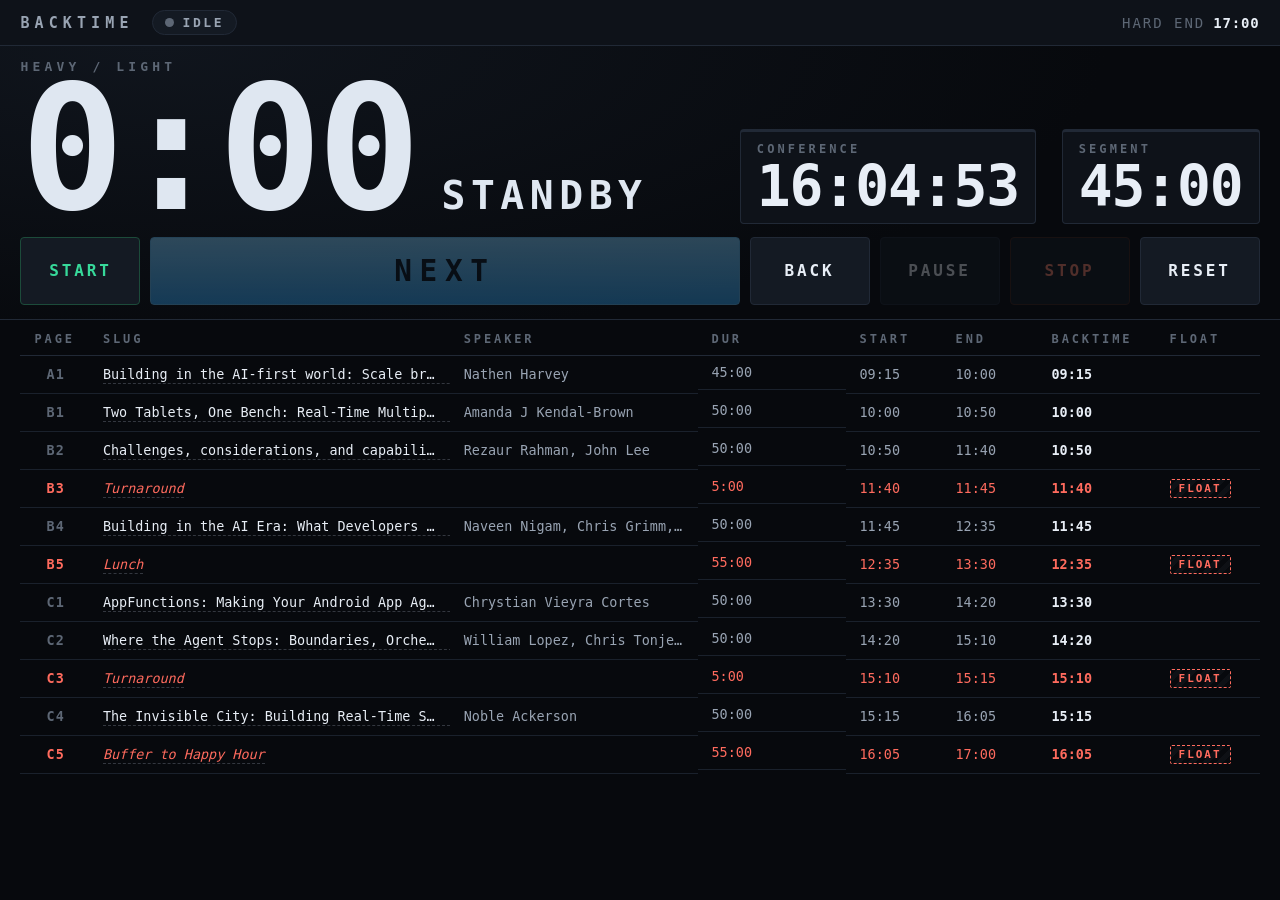
<file: index.html>
<!doctype html>
<html lang="en">
<head>
<meta charset="utf-8">
<meta name="viewport" content="width=device-width, initial-scale=1">
<title>Backtime — Live</title>
<!-- Favicon inlined as a data URI: the app runs from file://, so it must not
     depend on a sibling file resolving. Source lives in favicon.svg. -->
<link rel="icon" href="data:image/svg+xml,<svg xmlns=%22http://www.w3.org/2000/svg%22 viewBox=%220 0 32 32%22> <rect width=%2232%22 height=%2232%22 rx=%227%22 fill=%22%230d1117%22/> <g stroke=%22%239aa6b6%22 stroke-width=%221.9%22 stroke-linecap=%22round%22 fill=%22none%22> <path d=%22M16 11 L10.5 5%22/><path d=%22M16 11 L21.5 5%22/> </g> <rect x=%223.5%22 y=%2210.5%22 width=%2225%22 height=%2216.5%22 rx=%223%22 fill=%22%23dde5ee%22/> <rect x=%225.6%22 y=%2212.6%22 width=%2216.2%22 height=%2212.3%22 rx=%221.6%22 fill=%22%23ffcf4a%22/> <circle cx=%2225.1%22 cy=%2215.6%22 r=%221.35%22 fill=%22%235f6b7c%22/> <circle cx=%2225.1%22 cy=%2219.6%22 r=%221.35%22 fill=%22%235f6b7c%22/> <rect x=%2223.9%22 y=%2222.4%22 width=%222.4%22 height=%221.5%22 rx=%220.7%22 fill=%22%235f6b7c%22/> </svg>">
<link rel="stylesheet" href="app.css">
</head>
<body>

<div class="app">

  <!-- ------------------------------------------------------------ header -->
  <header class="topbar">
    <span class="brand">BACKTIME</span>
    <span class="status-pill" id="status-pill" data-status="idle">IDLE</span>
    <span class="topbar-spacer"></span>
    <span class="hard-end">HARD END<b>17:00</b></span>
  </header>

  <!-- ------------------------------------------------------------- stage -->
  <section class="stage">
    <div class="stage-top">

      <!-- the number a producer reads from across the room -->
      <div class="readout-block">
        <div class="readout-label-row"><span class="eyebrow">HEAVY / LIGHT</span></div>
        <div class="readout" id="readout" data-state="ONTIME">
          <span class="readout-value" id="readout-value">0:00</span>
          <span class="readout-state" id="readout-state">ON TIME</span>
        </div>
      </div>

      <!-- two clocks; negative means over, and they never stop at zero -->
      <div class="clocks">
        <div class="clock" id="clock-conference">
          <div class="clock-head">
            <span class="clock-name">CONFERENCE</span>
            <span class="clock-flag" id="clock-conference-flag" hidden>OVER</span>
          </div>
          <div class="clock-value" id="clock-conference-value">0:00:00</div>
        </div>
        <div class="clock" id="clock-segment">
          <div class="clock-head">
            <span class="clock-name">SEGMENT</span>
            <span class="clock-flag" id="clock-segment-flag" hidden>OVER</span>
          </div>
          <div class="clock-value" id="clock-segment-value">0:00</div>
        </div>
      </div>

    </div>

    <!-- only rendered when vm.recommendation is non-null -->
    <div class="recommendation" id="recommendation" hidden>
      <span class="recommendation-tag" id="recommendation-tag">CUT</span>
      <span class="recommendation-text" id="recommendation-text"></span>
    </div>

    <!-- transport: NEXT is the only control touched while running -->
    <div class="transport">
      <button class="btn btn-go"      id="btn-start" type="button">START</button>
      <button class="btn btn-primary" id="btn-next"  type="button">NEXT</button>
      <button class="btn"             id="btn-back"  type="button">BACK</button>
      <button class="btn"             id="btn-pause" type="button">PAUSE</button>
      <button class="btn btn-danger"  id="btn-stop"  type="button">STOP</button>
      <button class="btn"             id="btn-reset" type="button">RESET</button>
    </div>
  </section>

  <!-- ----------------------------------------------------------- rundown -->
  <section class="rundown">
    <table>
      <colgroup>
        <col class="col-page"><col class="col-slug"><col class="col-speaker">
        <col class="col-dur"><col class="col-time"><col class="col-time">
        <col class="col-backtime"><col class="col-float">
      </colgroup>
      <thead>
        <tr>
          <th class="col-page">PAGE</th>
          <th class="col-slug">SLUG</th>
          <th class="col-speaker">SPEAKER</th>
          <th class="col-dur">DUR</th>
          <th class="col-time">START</th>
          <th class="col-time">END</th>
          <th class="col-backtime">BACKTIME</th>
          <th class="col-float">FLOAT</th>
        </tr>
      </thead>
      <tbody id="rundown-body"></tbody>
    </table>
  </section>

</div>

<!-- ---------------------------------------------------------- slug editor -->
<div class="editor-backdrop" id="editor-backdrop" hidden>
  <div class="editor" role="dialog" aria-modal="true" aria-labelledby="editor-title">
    <div class="editor-head">
      <div class="editor-page" id="editor-page">A1</div>
      <h2 class="editor-title" id="editor-title"></h2>
    </div>
    <div class="editor-body">
      <div class="field-label">DESCRIPTION</div>
      <textarea id="editor-text" spellcheck="false"></textarea>
      <div class="field-label" style="margin-top:20px">SPEAKER BIO &mdash; READ ONLY</div>
      <div class="editor-bio" id="editor-bio"></div>
    </div>
    <div class="editor-foot">
      <span class="shortcut-hint"><kbd>Esc</kbd> close &nbsp;&middot;&nbsp; <kbd>&#8984;</kbd><kbd>&#9166;</kbd> save</span>
      <span class="editor-foot-spacer"></span>
      <button class="btn" id="btn-editor-cancel" type="button">CANCEL</button>
      <button class="btn btn-go" id="btn-editor-save" type="button">SAVE</button>
    </div>
  </div>
</div>

<script src="bundle.js"></script>
<script>
/* ==========================================================================
   Backtime — presentation layer.

   THE RULE FOR THIS FILE: it contains zero timing logic. No Date math, no
   duration arithmetic, no back-timing, no delta, no float solving, no
   interval driving real time. Every string below arrives pre-formatted in
   the view model. If you find yourself computing a time here, it belongs
   in lib/timing.js instead.
   ========================================================================== */

/* ------------------------------------------------------------ view model --
   render(vm) takes exactly this shape:

   {
     status: 'idle' | 'running' | 'paused' | 'stopped',
     readout: { text: string, label: string, state: 'HEAVY'|'LIGHT'|'ONTIME' },
     conferenceClock: { text: string, negative: boolean },
     segmentClock:    { text: string, negative: boolean },
     recommendation: null | { sentence: string, covers: boolean },
     rows: Array<{
       page: string, slug: string, speaker: string,
       duration: string, start: string, end: string, backtime: string,
       isFloat: boolean, done: boolean, current: boolean,
       variance: string|null,                 // null unless done
       varianceState: 'over'|'under'|null
     }>,
     editor: null | { page, slug, description, speakerBio }
   }
   -------------------------------------------------------------------------- */

const DEMO_VM = {
  status: 'running',
  readout: { text: '+4:00', label: 'HEAVY', state: 'HEAVY' },
  conferenceClock: { text: '2:34:40', negative: false },
  segmentClock:    { text: '-1:20',   negative: true  },
  recommendation: {
    sentence: 'Drop "Turnaround" → you land at −1:00',
    covers: true
  },
  rows: [
    { page:'A1', slug:'Building in the AI-first world: Scale brilliance, not bottlenecks',
      speaker:'Nathen Harvey', duration:'45:00', start:'09:15', end:'10:00',
      backtime:'09:15', isFloat:false, done:true, current:false,
      variance:'+1:40', varianceState:'over' },
    { page:'B1', slug:'Two Tablets, One Bench: Real-Time Multiplayer at the Edge with Durable Objects and Workers AI',
      speaker:'Amanda J Kendal-Brown', duration:'50:00', start:'10:00', end:'10:50',
      backtime:'10:00', isFloat:false, done:true, current:false,
      variance:'−0:35', varianceState:'under' },
    { page:'B2', slug:'Challenges, considerations, and capabilities in building agentic systems',
      speaker:'Rezaur Rahman, John Lee', duration:'50:00', start:'10:50', end:'11:40',
      backtime:'10:50', isFloat:false, done:true, current:false,
      variance:'+2:10', varianceState:'over' },
    { page:'B3', slug:'Turnaround',
      speaker:'—', duration:'05:00', start:'11:40', end:'11:45',
      backtime:'11:40', isFloat:true, done:true, current:false,
      variance:'+0:25', varianceState:'over' },
    { page:'B4', slug:'Building in the AI Era: What Developers Need to Know About Agents',
      speaker:'Naveen Nigam, Chris Grimm, Andrew Chen', duration:'50:00', start:'11:45', end:'12:35',
      backtime:'11:45', isFloat:false, done:true, current:false,
      variance:'+1:20', varianceState:'over' },
    { page:'B5', slug:'Lunch',
      speaker:'—', duration:'55:00', start:'12:35', end:'13:30',
      backtime:'12:35', isFloat:true, done:true, current:false,
      variance:'−1:00', varianceState:'under' },
    { page:'C1', slug:'AppFunctions: Making Your Android App Agent-Ready',
      speaker:'Chrystian Vieyra Cortes', duration:'50:00', start:'13:30', end:'14:20',
      backtime:'13:30', isFloat:false, done:false, current:true,
      variance:null, varianceState:null },
    { page:'C2', slug:'Where the Agent Stops: Boundaries, Orchestration, and Legacy Systems',
      speaker:'William Lopez, Chris Tonjes, Grace Kim', duration:'50:00', start:'14:20', end:'15:10',
      backtime:'14:20', isFloat:false, done:false, current:false,
      variance:null, varianceState:null },
    { page:'C3', slug:'Turnaround',
      speaker:'—', duration:'05:00', start:'15:10', end:'15:15',
      backtime:'15:10', isFloat:true, done:false, current:false,
      variance:null, varianceState:null },
    { page:'C4', slug:'The Invisible City: Building Real-Time Spatial Agents',
      speaker:'Noble Ackerson', duration:'50:00', start:'15:15', end:'16:05',
      backtime:'15:15', isFloat:false, done:false, current:false,
      variance:null, varianceState:null },
    { page:'C5', slug:'Buffer to Happy Hour',
      speaker:'—', duration:'55:00', start:'16:05', end:'17:00',
      backtime:'16:05', isFloat:true, done:false, current:false,
      variance:null, varianceState:null }
  ],
  editor: null
};

/* ------------------------------------------------------------------- dom -- */

const $ = (id) => document.getElementById(id);

const el = {
  statusPill: $('status-pill'),
  readout: $('readout'),
  readoutValue: $('readout-value'),
  readoutState: $('readout-state'),
  confClock: $('clock-conference'),
  confValue: $('clock-conference-value'),
  confFlag: $('clock-conference-flag'),
  segClock: $('clock-segment'),
  segValue: $('clock-segment-value'),
  segFlag: $('clock-segment-flag'),
  rec: $('recommendation'),
  recTag: $('recommendation-tag'),
  recText: $('recommendation-text'),
  body: $('rundown-body'),
  backdrop: $('editor-backdrop'),
  editorPage: $('editor-page'),
  editorTitle: $('editor-title'),
  editorText: $('editor-text'),
  editorBio: $('editor-bio'),
  btnStart: $('btn-start'),
  btnNext: $('btn-next'),
  btnBack: $('btn-back'),
  btnPause: $('btn-pause'),
  btnStop: $('btn-stop'),
  btnReset: $('btn-reset')
};

/* Transport availability per status. Presentation only — the engine decides
   what each button actually does. hidden/disabled/label, nothing else. */
const TRANSPORT = {
  // BACK stays live in idle: floats get marked during prep, before START, and a
  // mis-click there must be undoable. With an empty history it is a no-op.
  idle:    { start:{show:true,  on:true },  next:{on:false}, back:{on:true }, stop:{on:false}, pause:{on:false, label:'PAUSE',  armed:false}, reset:{on:true} },
  running: { start:{show:false, on:false},  next:{on:true },  back:{on:true }, stop:{on:true }, pause:{on:true,  label:'PAUSE',  armed:false}, reset:{on:true} },
  paused:  { start:{show:false, on:false},  next:{on:false}, back:{on:true }, stop:{on:true }, pause:{on:true,  label:'RESUME', armed:true }, reset:{on:true} },
  stopped: { start:{show:true,  on:true },  next:{on:false}, back:{on:true }, stop:{on:false}, pause:{on:false, label:'PAUSE',  armed:false}, reset:{on:true} }
};

/* ---------------------------------------------------------------- render -- */

let currentVm = null;

/**
 * Paint the whole screen from a fully-computed view model.
 * Full repaint, idempotent, no state of its own beyond `currentVm`.
 * @param {object} vm — see the view-model comment above.
 */
function render(vm) {
  currentVm = vm;

  // status ------------------------------------------------------------------
  el.statusPill.dataset.status = vm.status;
  el.statusPill.textContent = vm.status === 'running' ? 'ON AIR' : vm.status.toUpperCase();

  // readout -----------------------------------------------------------------
  el.readout.dataset.state = vm.readout.state;
  el.readoutValue.textContent = vm.readout.text;
  el.readoutState.textContent = vm.readout.label;

  // clocks ------------------------------------------------------------------
  paintClock(el.confClock, el.confValue, el.confFlag, vm.conferenceClock);
  paintClock(el.segClock,  el.segValue,  el.segFlag,  vm.segmentClock);

  // recommendation ----------------------------------------------------------
  if (vm.recommendation) {
    el.rec.hidden = false;
    el.rec.classList.toggle('is-warning', vm.recommendation.covers === false);
    el.recTag.textContent = vm.recommendation.covers ? 'CUT' : 'NO CUT COVERS';
    el.recText.textContent = vm.recommendation.sentence;
  } else {
    el.rec.hidden = true;
  }

  // transport ---------------------------------------------------------------
  const t = TRANSPORT[vm.status] || TRANSPORT.idle;
  el.btnStart.hidden   = !t.start.show;
  el.btnStart.disabled = !t.start.on;
  el.btnNext.disabled  = !t.next.on;
  el.btnBack.disabled  = !t.back.on;
  el.btnStop.disabled  = !t.stop.on;
  el.btnPause.disabled = !t.pause.on;
  el.btnPause.textContent = t.pause.label;
  el.btnPause.classList.toggle('is-armed', t.pause.armed);
  el.btnReset.disabled = !(t.reset && t.reset.on);

  // rundown -----------------------------------------------------------------
  // The engine repaints ~4x/second. Rebuilding the body while a START cell is being
  // edited would rip the <input> out from under the cursor mid-keystroke, so the table
  // holds still until the edit settles. Readout and clocks above keep ticking.
  if (!inlineEditOpen) {
    const frag = document.createDocumentFragment();
    for (const row of vm.rows) frag.appendChild(buildRow(row));
    el.body.replaceChildren(frag);
  }

  // editor ------------------------------------------------------------------
  paintEditor(vm.editor);
}

function paintClock(box, value, flag, clock) {
  box.classList.toggle('is-negative', !!clock.negative);
  flag.hidden = !clock.negative;
  value.textContent = clock.text;
}

function buildRow(row) {
  const tr = document.createElement('tr');
  tr.classList.toggle('is-done', !!row.done);
  tr.classList.toggle('is-float', !!row.isFloat);
  tr.classList.toggle('is-current', !!row.current);

  tr.appendChild(cell('cell-page mono', row.page));

  // SLUG — the only double-clickable cell in the rundown.
  const slug = document.createElement('td');
  slug.className = 'cell-slug';
  const slugSpan = document.createElement('span');
  slugSpan.className = 'slug-target';
  slugSpan.textContent = row.slug;
  slug.appendChild(slugSpan);
  slug.title = row.slug + '  —  double-click to edit';
  slug.ondblclick = () => openEditor(row.page);
  tr.appendChild(slug);

  tr.appendChild(cell('cell-speaker', row.speaker));

  // DUR carries the completed row's variance so the column list stays exact.
  const dur = document.createElement('td');
  dur.className = 'cell-dur mono';
  const durText = document.createElement('span');
  durText.textContent = row.duration;
  dur.appendChild(durText);
  if (row.variance) {
    const v = document.createElement('span');
    v.className = 'chip-var ' + (row.varianceState === 'under' ? 'is-under' : 'is-over');
    v.textContent = row.variance;
    dur.appendChild(v);
  }
  tr.appendChild(dur);

  const startTd = cell('cell-num mono cell-start', row.start);
  startTd.title = 'Double-click to change the start time';
  startTd.ondblclick = () => beginStartEdit(startTd, row.page, row.start);
  tr.appendChild(startTd);
  tr.appendChild(cell('cell-num mono', row.end));
  tr.appendChild(cell('cell-backtime mono', row.backtime));

  const float = document.createElement('td');
  float.className = 'cell-float';
  const chip = document.createElement('span');
  chip.className = row.isFloat ? 'chip-float' : 'chip-float chip-float-off';
  chip.textContent = 'FLOAT';
  chip.title = row.isFloat
    ? 'Droppable when heavy — click to unmark'
    : 'Click to mark droppable';
  // single click toggles (the SLUG cell owns double-click; keep them distinct)
  float.onclick = () => Backtime.toggleFloat(row.page);
  float.appendChild(chip);
  tr.appendChild(float);

  return tr;
}

/**
 * Swap a START cell for an input. Enter commits, Esc cancels, blur commits.
 * A rejected value keeps the input up with the reason in the tooltip, rather
 * than silently snapping back to the old time.
 */
let inlineEditOpen = false;   // true while a START cell owns the keyboard

function beginStartEdit(td, page, current) {
  if (td.querySelector('input')) return;
  inlineEditOpen = true;
  const input = document.createElement('input');
  input.className = 'start-input mono';
  input.value = current;
  input.setAttribute('aria-label', 'Start time for ' + page);
  td.textContent = '';
  td.appendChild(input);
  input.focus();
  input.select();

  let settled = false;
  const commit = () => {
    if (settled) return;
    // Claim the commit BEFORE calling in: a successful edit repaints, which detaches this
    // input and fires blur -> commit() again. Without the up-front claim that second pass
    // applies the edit twice and pushes two history entries, so BACK only undoes half of it.
    settled = true;
    inlineEditOpen = false;       // release the table before the repaint lands
    const err = Backtime.setStart(page, input.value);
    if (err) {
      settled = false;            // rejected: stay in edit mode and let them retry
      inlineEditOpen = true;
      td.classList.add('cell-start-error');
      input.title = err;
      input.focus();
    }
  };
  const cancel = () => { if (settled) return; settled = true; inlineEditOpen = false; render(currentVm); };

  input.addEventListener('keydown', (e) => {
    e.stopPropagation();          // keep Esc away from the editor-modal handler
    if (e.key === 'Enter') { e.preventDefault(); commit(); }
    else if (e.key === 'Escape') { e.preventDefault(); cancel(); }
  });
  input.addEventListener('input', () => td.classList.remove('cell-start-error'));
  input.addEventListener('blur', commit);
}

function cell(className, text) {
  const td = document.createElement('td');
  td.className = className;
  td.textContent = text ?? '';
  return td;
}

function paintEditor(editor) {
  if (!editor) { el.backdrop.hidden = true; return; }
  el.backdrop.hidden = false;
  el.editorPage.textContent = editor.page;
  el.editorTitle.textContent = editor.slug;
  el.editorText.value = editor.description ?? '';
  el.editorBio.textContent = editor.speakerBio || 'No bio on file.';
  el.editorText.focus();
}

/* ------------------------------------------------------------------ stubs --
   Every handler below is a no-op placeholder. The timing engine gets wired
   into these; none of them may grow arithmetic.
   -------------------------------------------------------------------------- */

function onStart() { Backtime.transport.start(); }
function onNext()  { Backtime.transport.next();  }
function onBack()  { Backtime.transport.back();  }   // subsumes UNDO
function onPause() { Backtime.transport.pause(); }   // toggles pause/resume
function onStop()  { Backtime.transport.stop();  }
// Clears actuals and returns to standby. Keeps schedule edits, floats and
// descriptions -- and BACK undoes it, so it needs no confirm dialog.
function onReset() { Backtime.resetRun(); }

/** STUB: opens the slug editor for `page`. Engine supplies vm.editor. */
function openEditor(page) {
  Backtime.openEditor(page);
}

/** STUB: closes the slug editor without saving. */
function closeEditor() {
  Backtime.closeEditor();
}

/** STUB: persists the edited description. */
function saveEditor(text) {
  Backtime.saveEditor(text);
}

el.btnStart.addEventListener('click', onStart);
el.btnNext .addEventListener('click', onNext);
el.btnBack .addEventListener('click', onBack);
el.btnPause.addEventListener('click', onPause);
el.btnStop .addEventListener('click', onStop);
el.btnReset.addEventListener('click', onReset);

$('btn-editor-cancel').addEventListener('click', () => closeEditor());
$('btn-editor-save').addEventListener('click', () => saveEditor(el.editorText.value));
el.backdrop.addEventListener('mousedown', (e) => {
  if (e.target === el.backdrop) closeEditor();
});

document.addEventListener('keydown', (e) => {
  if (el.backdrop.hidden) return;
  if (e.key === 'Escape') { e.preventDefault(); closeEditor(); }
  else if (e.key === 'Enter' && (e.metaKey || e.ctrlKey)) {
    e.preventDefault();
    saveEditor(el.editorText.value);
  }
});

/* Demo copy for the editor stub, lifted from data/rundown.json. */
const DEMO_DESCRIPTIONS = {
  A1: "In an AI-first world, everyone can be a builder. But building is just the beginning. Shipping and running reliable applications that users love is what matters. This session will reveal a critical truth: AI's primary role is that of an amplifier. It magnifies the strengths of high-performing organizations and the dysfunctions of struggling ones. Let's look at how your team can scale brilliance and eliminate bottlenecks, enabling builders everywhere.",
  C1: "Android apps are about to be spoken to, not tapped. AppFunctions exposes an app's capabilities to on-device agents. This session walks the API surface, the manifest work, and the failure modes you hit the first time an agent calls into your app."
};
const DEMO_BIOS = {
  A1: "Nathen Harvey leads the DORA team at Google Cloud. He leverages industry-shaping research to drive product strategy and help organizations improve software delivery speed, stability, and the developer experience. A frequent speaker on DevOps and AI, Nathen co-authored multiple DORA reports and contributed to “97 Things Every Cloud Engineer Should Know” (O’Reilly, 2020).",
  C1: "Chrystian Vieyra Cortes is a mobile engineer at Thomson Reuters working on agent-ready Android surfaces."
};

/* --------------------------------------------------------------- bootstrap */

Backtime.init(render);   // engine drives render() on a 250ms tick

// Exposed so the engine (and a console poke) can drive the same entry point.
window.render = render;
</script>

</body>
</html>
</file>
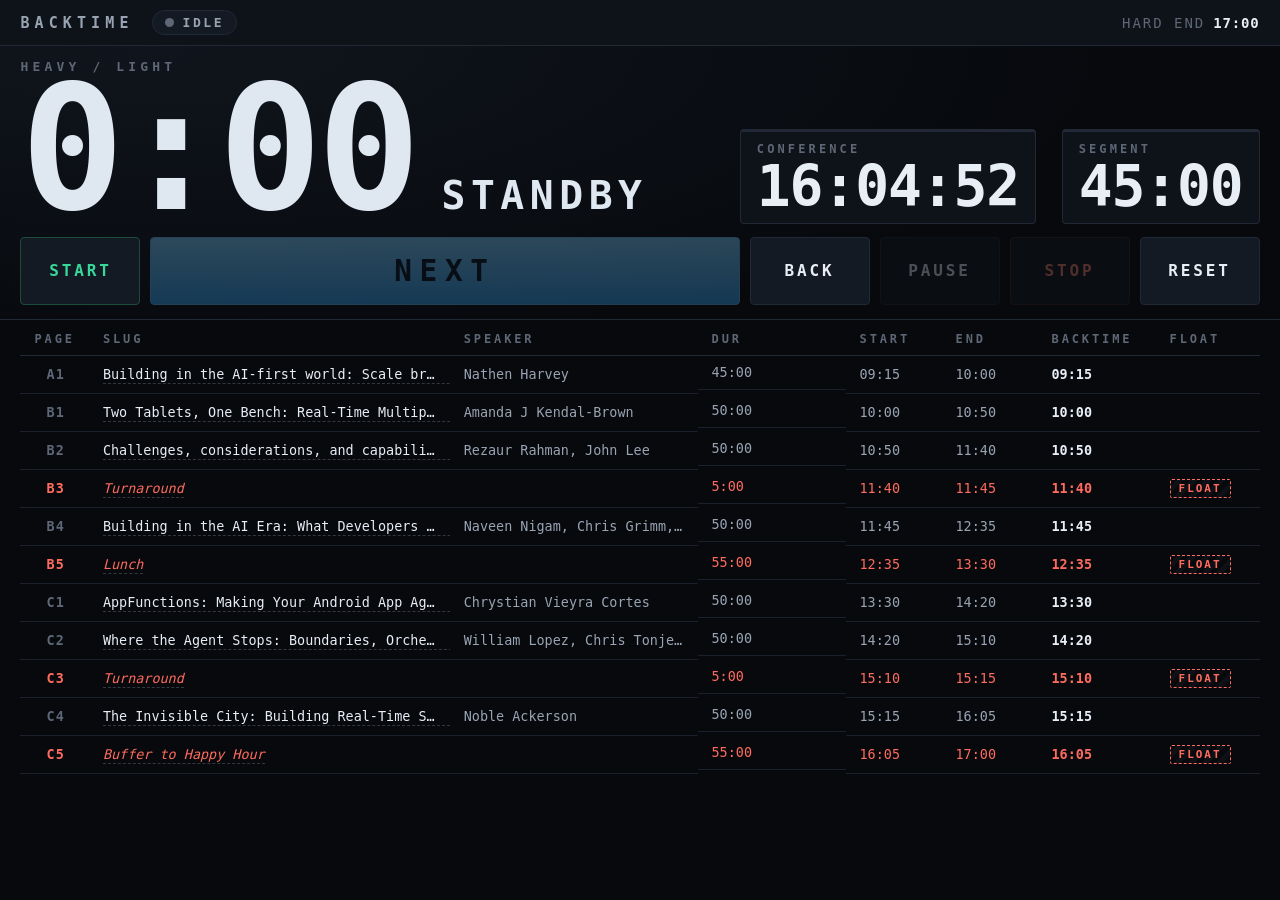
<file: backtime-standalone.html>
<!doctype html>
<html lang="en">
<head>
<meta charset="utf-8">
<meta name="viewport" content="width=device-width, initial-scale=1">
<title>Backtime — Live</title>
<!-- Favicon inlined as a data URI: the app runs from file://, so it must not
     depend on a sibling file resolving. Source lives in favicon.svg. -->
<link rel="icon" href="data:image/svg+xml,<svg xmlns=%22http://www.w3.org/2000/svg%22 viewBox=%220 0 32 32%22> <rect width=%2232%22 height=%2232%22 rx=%227%22 fill=%22%230d1117%22/> <g stroke=%22%239aa6b6%22 stroke-width=%221.9%22 stroke-linecap=%22round%22 fill=%22none%22> <path d=%22M16 11 L10.5 5%22/><path d=%22M16 11 L21.5 5%22/> </g> <rect x=%223.5%22 y=%2210.5%22 width=%2225%22 height=%2216.5%22 rx=%223%22 fill=%22%23dde5ee%22/> <rect x=%225.6%22 y=%2212.6%22 width=%2216.2%22 height=%2212.3%22 rx=%221.6%22 fill=%22%23ffcf4a%22/> <circle cx=%2225.1%22 cy=%2215.6%22 r=%221.35%22 fill=%22%235f6b7c%22/> <circle cx=%2225.1%22 cy=%2219.6%22 r=%221.35%22 fill=%22%235f6b7c%22/> <rect x=%2223.9%22 y=%2222.4%22 width=%222.4%22 height=%221.5%22 rx=%220.7%22 fill=%22%235f6b7c%22/> </svg>">
<style>
/* ==========================================================================
   Backtime — presentation layer only.
   No timing logic lives in this project's CSS or in index.html; every number
   on screen arrives pre-formatted in the view model.
   ========================================================================== */

:root {
  --bg:        #07090d;
  --panel:     #0e1219;
  --panel-2:   #141a23;
  --line:      #212936;
  --line-soft: #1a212c;

  --ink:       #e8eef6;
  --ink-dim:   #99a4b3;
  --ink-faint: #5d6775;

  --heavy:     #ff5b3c;
  --heavy-dim: #f7856d;
  --light:     #4cb2ff;
  --light-dim: #8fcdff;
  --ontime:    #dfe7f1;

  --over:      #ff6a51;
  --under:     #37d99a;

  --current:   #ffcf4a;
  --focus:     #6fa8ff;

  --mono: ui-monospace, "SF Mono", SFMono-Regular, Menlo, Monaco,
          "Cascadia Mono", "Roboto Mono", Consolas, monospace;
  --sans: -apple-system, BlinkMacSystemFont, "Segoe UI", Inter, Roboto,
          Helvetica, Arial, sans-serif;

  --gutter: clamp(14px, 1.6vw, 28px);
}

* { box-sizing: border-box; }

html, body {
  height: 100%;
  margin: 0;
}

body {
  background: var(--bg);
  color: var(--ink);
  font-family: var(--sans);
  font-size: 16px;
  -webkit-font-smoothing: antialiased;
  overflow: hidden;
}

/* Every digit on screen is tabular so nothing jitters as it ticks. */
.num, .mono, table, .clock-value, .readout-value {
  font-family: var(--mono);
  font-variant-numeric: tabular-nums;
  font-feature-settings: "tnum" 1, "zero" 1;
}

/* ---------------------------------------------------------------- shell -- */

.app {
  height: 100vh;
  display: grid;
  grid-template-rows: auto auto 1fr;
  min-height: 0;
}

/* --------------------------------------------------------------- header -- */

.topbar {
  display: flex;
  align-items: center;
  gap: 18px;
  padding: 10px var(--gutter);
  border-bottom: 1px solid var(--line);
  background: var(--panel);
}

.brand {
  font-family: var(--mono);
  font-size: 15px;
  font-weight: 700;
  letter-spacing: 0.34em;
  color: var(--ink-dim);
}

.status-pill {
  font-family: var(--mono);
  font-size: 13px;
  font-weight: 700;
  letter-spacing: 0.2em;
  padding: 4px 12px;
  border: 1px solid var(--line);
  border-radius: 999px;
  color: var(--ink-dim);
  background: var(--panel-2);
  display: inline-flex;
  align-items: center;
  gap: 9px;
}

.status-pill::before {
  content: "";
  width: 9px; height: 9px;
  border-radius: 50%;
  background: var(--ink-faint);
}

.status-pill[data-status="running"] { color: var(--under); border-color: #1f5f47; }
.status-pill[data-status="running"]::before { background: var(--under); }
.status-pill[data-status="paused"]  { color: var(--current); border-color: #5c4a12; }
.status-pill[data-status="paused"]::before  { background: var(--current); }
.status-pill[data-status="stopped"] { color: var(--heavy); border-color: #5c2a1e; }
.status-pill[data-status="stopped"]::before { background: var(--heavy); }

.topbar-spacer { flex: 1; }

.hard-end {
  font-family: var(--mono);
  font-size: 14px;
  letter-spacing: 0.14em;
  color: var(--ink-faint);
}
.hard-end b {
  color: var(--ink);
  font-weight: 700;
  margin-left: 8px;
  letter-spacing: 0.06em;
}

/* ---------------------------------------------------------------- stage -- */

.stage {
  padding: clamp(10px, 1.4vh, 22px) var(--gutter) clamp(12px, 1.6vh, 20px);
  border-bottom: 1px solid var(--line);
  background:
    radial-gradient(120% 180% at 12% 0%, #10151d 0%, var(--bg) 62%);
}

.stage-top {
  display: grid;
  grid-template-columns: minmax(0, 1fr) auto;
  gap: clamp(16px, 3vw, 56px);
  align-items: end;
}

/* -------------------------------------------------------------- readout -- */

.readout-label-row {
  display: flex;
  align-items: baseline;
  gap: 12px;
  margin-bottom: 2px;
}

.eyebrow {
  font-family: var(--mono);
  font-size: 13px;
  font-weight: 700;
  letter-spacing: 0.32em;
  color: var(--ink-faint);
}

.readout {
  display: flex;
  align-items: baseline;
  gap: clamp(12px, 2vw, 34px);
  line-height: 0.86;
}

.readout-value {
  font-size: clamp(72px, 13.5vw, 190px);
  font-weight: 700;
  letter-spacing: -0.03em;
  line-height: 0.86;
}

.readout-state {
  font-family: var(--mono);
  font-size: clamp(20px, 3.1vw, 46px);
  font-weight: 700;
  letter-spacing: 0.14em;
  padding-bottom: clamp(4px, 0.9vw, 14px);
  white-space: nowrap;
}

.readout[data-state="HEAVY"]  .readout-value,
.readout[data-state="HEAVY"]  .readout-state  { color: var(--heavy); }
.readout[data-state="LIGHT"]  .readout-value,
.readout[data-state="LIGHT"]  .readout-state  { color: var(--light); }
.readout[data-state="ONTIME"] .readout-value,
.readout[data-state="ONTIME"] .readout-state  { color: var(--ontime); }

.readout[data-state="HEAVY"] .readout-value  { text-shadow: 0 0 60px rgba(255, 91, 60, 0.28); }
.readout[data-state="LIGHT"] .readout-value  { text-shadow: 0 0 60px rgba(76, 178, 255, 0.24); }

/* ------------------------------------------------------- recommendation -- */

.recommendation {
  margin-top: clamp(8px, 1.2vh, 16px);
  display: flex;
  align-items: center;
  gap: 14px;
  padding: 11px 18px;
  border-left: 5px solid var(--heavy);
  background: rgba(255, 91, 60, 0.08);
  border-radius: 3px;
  max-width: 100%;
}

.recommendation[hidden] { display: none; }

.recommendation-tag {
  font-family: var(--mono);
  font-size: 12px;
  font-weight: 700;
  letter-spacing: 0.22em;
  color: var(--heavy);
  flex: none;
}

.recommendation-text {
  font-size: clamp(17px, 1.7vw, 27px);
  font-weight: 600;
  color: var(--ink);
  letter-spacing: -0.005em;
}

/* covers:false — the cut does not close the gap. Loud, and unmistakably not a plan. */
.recommendation.is-warning {
  border-left-color: var(--current);
  background: rgba(255, 207, 74, 0.1);
}
.recommendation.is-warning .recommendation-tag { color: var(--current); }
.recommendation.is-warning .recommendation-text { color: var(--current); }

/* --------------------------------------------------------------- clocks -- */

.clocks {
  display: flex;
  gap: clamp(14px, 2vw, 34px);
}

.clock {
  min-width: clamp(150px, 15vw, 260px);
  padding: 10px 16px 8px;
  border: 1px solid var(--line);
  border-top: 3px solid var(--line);
  border-radius: 4px;
  background: var(--panel);
}

.clock-head {
  display: flex;
  align-items: center;
  justify-content: space-between;
  gap: 10px;
  margin-bottom: 2px;
}

.clock-name {
  font-family: var(--mono);
  font-size: 12px;
  font-weight: 700;
  letter-spacing: 0.26em;
  color: var(--ink-faint);
}

.clock-flag {
  font-family: var(--mono);
  font-size: 11px;
  font-weight: 700;
  letter-spacing: 0.18em;
  color: var(--over);
  border: 1px solid var(--over);
  border-radius: 2px;
  padding: 1px 5px;
}
.clock-flag[hidden] { display: none; }

.clock-value {
  font-size: clamp(30px, 4.4vw, 62px);
  font-weight: 700;
  letter-spacing: -0.02em;
  line-height: 1.02;
  color: var(--ink);
  white-space: nowrap;
}

/* Negative = over. The clock never freezes at zero; it goes red and keeps counting. */
.clock.is-negative { border-top-color: var(--over); background: rgba(255, 106, 81, 0.07); }
.clock.is-negative .clock-value { color: var(--over); }
.clock.is-negative .clock-name  { color: var(--heavy-dim); }

/* ------------------------------------------------------------ transport -- */

.transport {
  margin-top: clamp(10px, 1.4vh, 18px);
  display: flex;
  align-items: stretch;
  gap: 10px;
}

.btn {
  font-family: var(--mono);
  font-size: 16px;
  font-weight: 700;
  letter-spacing: 0.18em;
  color: var(--ink);
  background: var(--panel-2);
  border: 1px solid var(--line);
  border-radius: 4px;
  padding: 14px 22px;
  min-width: 120px;
  cursor: pointer;
  transition: background 90ms linear, border-color 90ms linear;
}

.btn:hover:not(:disabled) { background: #1d2531; border-color: #33404f; }
.btn:active:not(:disabled) { transform: translateY(1px); }
.btn:focus-visible { outline: 3px solid var(--focus); outline-offset: 2px; }

.btn:disabled {
  opacity: 0.3;
  cursor: not-allowed;
}

.btn[hidden] { display: none; }

/* NEXT is the only control touched while running. It dominates the bar. */
.btn-primary {
  flex: 1;
  font-size: clamp(20px, 2.3vw, 32px);
  letter-spacing: 0.26em;
  padding: 16px 28px;
  color: #06131f;
  background: linear-gradient(180deg, #7fd0ff 0%, #33a6f5 100%);
  border-color: #62bdf3;
  box-shadow: 0 0 0 1px rgba(0,0,0,0.4), 0 10px 30px -12px rgba(51, 166, 245, 0.7);
}
.btn-primary:hover:not(:disabled) {
  background: linear-gradient(180deg, #9adcff 0%, #48b3ff 100%);
  border-color: #8ed3ff;
}
.btn-primary:disabled { box-shadow: none; }

.btn-danger { color: var(--heavy-dim); border-color: #40241d; }
.btn-danger:hover:not(:disabled) { background: #2a1712; border-color: #6b3527; }

.btn-go { color: var(--under); border-color: #1c4b3a; }
.btn-go:hover:not(:disabled) { background: #10261e; border-color: #2c7a5e; }

.btn.is-armed { color: var(--current); border-color: #5c4a12; background: #241d07; }

/* -------------------------------------------------------------- rundown -- */

.rundown {
  min-height: 0;
  overflow: auto;
  padding: 0 var(--gutter) var(--gutter);
}

table {
  width: 100%;
  border-collapse: collapse;
  font-size: clamp(13px, 1.05vw, 17px);
}

thead th {
  position: sticky;
  top: 0;
  z-index: 2;
  text-align: left;
  font-size: 12px;
  font-weight: 700;
  letter-spacing: 0.24em;
  color: var(--ink-faint);
  background: var(--bg);
  padding: 12px 14px 9px;
  border-bottom: 1px solid var(--line);
  white-space: nowrap;
}

tbody td {
  padding: 9px 14px;
  border-bottom: 1px solid var(--line-soft);
  white-space: nowrap;
  color: var(--ink-dim);
}

.col-page     { width: 68px; }
.col-slug     { width: auto; min-width: 220px; }
.col-speaker  { width: 20%; max-width: 0; }
.col-dur      { width: 148px; }
.col-time     { width: 96px; }
.col-backtime { width: 118px; }
.col-float    { width: 104px; }

.cell-page {
  color: var(--ink-faint);
  font-weight: 700;
  letter-spacing: 0.08em;
  position: relative;
  padding-left: 26px;
}

.cell-slug, .cell-speaker {
  overflow: hidden;
  text-overflow: ellipsis;
  max-width: 0;
}

.cell-slug { color: var(--ink); font-weight: 500; }

.cell-dur { display: flex; gap: 10px; align-items: baseline; justify-content: space-between; }

.cell-num { text-align: left; }

.cell-backtime { color: var(--ink); font-weight: 700; }

/* The slug cell is the only editable cell in the rundown. */
.slug-target {
  cursor: text;
  border-bottom: 1px dashed rgba(153, 164, 179, 0.3);
  padding-bottom: 1px;
}
tbody tr:hover .slug-target { border-bottom-color: var(--focus); color: #fff; }

/* float chip — reads as droppable: dashed, dimmer, never solid. */
.chip-float {
  display: inline-block;
  font-family: var(--mono);
  font-size: 11px;
  font-weight: 700;
  letter-spacing: 0.18em;
  color: var(--ink-faint);
  border: 1px dashed #48525f;
  border-radius: 2px;
  padding: 2px 8px;
  background: repeating-linear-gradient(
    -45deg, transparent 0 5px, rgba(153, 164, 179, 0.05) 5px 10px);
}

.chip-var {
  font-family: var(--mono);
  font-variant-numeric: tabular-nums;
  font-size: 12px;
  font-weight: 700;
  letter-spacing: 0.04em;
  padding: 1px 7px;
  border-radius: 2px;
}
.chip-var.is-over  { color: var(--over);  background: rgba(255, 106, 81, 0.14); }
.chip-var.is-under { color: var(--under); background: rgba(55, 217, 154, 0.13); }

/* done rows recede — they are history, not the decision. */
tr.is-done td { color: var(--ink-faint); opacity: 0.62; }
tr.is-done .cell-slug { color: var(--ink-faint); font-weight: 400; }
tr.is-done .cell-backtime { color: var(--ink-faint); font-weight: 400; }

/* float rows read as droppable across the whole row. */
/* A floated row reads red across the whole line: it is the thing that dies when you
   go heavy, and that should be obvious from across the room. */
tr.is-float td { color: var(--float-red, #ff6b5e); }
tr.is-float .cell-slug { color: var(--float-red, #ff6b5e); font-style: italic; }
tr.is-float .chip-float { color: var(--float-red, #ff6b5e); border-color: var(--float-red, #ff6b5e); }

/* the current row is unmissable. */
tr.is-current td {
  background: rgba(255, 207, 74, 0.13);
  border-bottom: 1px solid #6b560f;
  border-top: 1px solid #6b560f;
  color: var(--ink);
  opacity: 1;
  padding-top: 13px;
  padding-bottom: 13px;
}
tr.is-current td:first-child { box-shadow: inset 5px 0 0 var(--current); }
tr.is-current .cell-slug {
  color: #fff;
  font-weight: 700;
  font-style: normal;
  font-size: 1.08em;
}
tr.is-current .cell-page { color: var(--current); }
tr.is-current .cell-backtime { color: var(--current); }
tr.is-current .cell-page::before {
  content: "\25B6";
  position: absolute;
  left: 8px;
  color: var(--current);
  font-size: 0.85em;
}

/* --------------------------------------------------------------- editor -- */

.editor-backdrop {
  position: fixed;
  inset: 0;
  z-index: 50;
  display: flex;
  align-items: center;
  justify-content: center;
  padding: 5vh 4vw;
  background: rgba(3, 5, 8, 0.78);
}
.editor-backdrop[hidden] { display: none; }

.editor {
  width: min(940px, 100%);
  max-height: 90vh;
  display: flex;
  flex-direction: column;
  background: var(--panel);
  border: 1px solid #2c3644;
  border-radius: 6px;
  box-shadow: 0 40px 100px -20px rgba(0,0,0,0.9);
}

.editor-head {
  padding: 18px 24px 14px;
  border-bottom: 1px solid var(--line);
}

.editor-page {
  font-family: var(--mono);
  font-size: 12px;
  font-weight: 700;
  letter-spacing: 0.26em;
  color: var(--ink-faint);
}

.editor-title {
  margin: 6px 0 0;
  font-size: clamp(20px, 2.2vw, 30px);
  font-weight: 700;
  line-height: 1.15;
  color: var(--ink);
}

.editor-body {
  padding: 18px 24px;
  overflow: auto;
  min-height: 0;
}

.field-label {
  font-family: var(--mono);
  font-size: 12px;
  font-weight: 700;
  letter-spacing: 0.24em;
  color: var(--ink-faint);
  margin-bottom: 8px;
}

#editor-text {
  display: block;
  width: 100%;
  min-height: 190px;
  resize: vertical;
  font-family: var(--sans);
  font-size: 16px;
  line-height: 1.5;
  color: var(--ink);
  background: #080b10;
  border: 1px solid var(--line);
  border-radius: 4px;
  padding: 14px 16px;
}
#editor-text:focus { outline: 2px solid var(--focus); outline-offset: 1px; }

.editor-bio {
  margin-top: 20px;
  padding: 14px 16px;
  border-left: 3px solid var(--line);
  background: var(--panel-2);
  border-radius: 0 3px 3px 0;
  font-size: 14px;
  line-height: 1.55;
  color: var(--ink-dim);
  max-height: 22vh;
  overflow: auto;
}

.editor-foot {
  display: flex;
  align-items: center;
  gap: 14px;
  padding: 13px 24px;
  border-top: 1px solid var(--line);
}

.shortcut-hint {
  font-family: var(--mono);
  font-size: 12.5px;
  letter-spacing: 0.06em;
  color: var(--ink-faint);
}
.shortcut-hint kbd {
  font-family: var(--mono);
  font-size: 12px;
  color: var(--ink);
  background: #1b222d;
  border: 1px solid #303a49;
  border-bottom-width: 2px;
  border-radius: 3px;
  padding: 1px 6px;
  margin: 0 2px;
}

.editor-foot-spacer { flex: 1; }
.editor-foot .btn { min-width: 108px; padding: 10px 18px; font-size: 14px; }

/* --------------------------------------------------------------- narrow -- */

@media (max-width: 1080px) {
  .stage-top { grid-template-columns: 1fr; align-items: start; }
  .clocks { justify-content: flex-start; }
  .col-speaker, .cell-speaker { display: none; }
}

/* --- live float toggle -------------------------------------------------- */
.cell-float { cursor: pointer; user-select: none; }
.chip-float-off {
  opacity: 0;
  border-style: dashed;
  background: none;
  transition: opacity .12s ease;
}
tr:hover .chip-float-off { opacity: .38; }
.cell-float:hover .chip-float-off { opacity: .75; }
.cell-float:hover .chip-float { filter: brightness(1.35); }

/* --- editable start time ------------------------------------------------ */
.cell-start { cursor: cell; }
.cell-start:hover { text-decoration: underline dashed rgba(255, 255, 255, .35); text-underline-offset: 3px; }
.start-input {
  width: 6ch;
  padding: 1px 3px;
  font: inherit;
  font-variant-numeric: tabular-nums;
  color: #fff;
  background: #10151c;
  border: 1px solid #ffcf4a;
  border-radius: 3px;
  outline: none;
  text-align: inherit;
}
.cell-start-error .start-input { border-color: #ff5b4a; background: #2a1210; }

</style>
</head>
<body>

<div class="app">

  <!-- ------------------------------------------------------------ header -->
  <header class="topbar">
    <span class="brand">BACKTIME</span>
    <span class="status-pill" id="status-pill" data-status="idle">IDLE</span>
    <span class="topbar-spacer"></span>
    <span class="hard-end">HARD END<b>17:00</b></span>
  </header>

  <!-- ------------------------------------------------------------- stage -->
  <section class="stage">
    <div class="stage-top">

      <!-- the number a producer reads from across the room -->
      <div class="readout-block">
        <div class="readout-label-row"><span class="eyebrow">HEAVY / LIGHT</span></div>
        <div class="readout" id="readout" data-state="ONTIME">
          <span class="readout-value" id="readout-value">0:00</span>
          <span class="readout-state" id="readout-state">ON TIME</span>
        </div>
      </div>

      <!-- two clocks; negative means over, and they never stop at zero -->
      <div class="clocks">
        <div class="clock" id="clock-conference">
          <div class="clock-head">
            <span class="clock-name">CONFERENCE</span>
            <span class="clock-flag" id="clock-conference-flag" hidden>OVER</span>
          </div>
          <div class="clock-value" id="clock-conference-value">0:00:00</div>
        </div>
        <div class="clock" id="clock-segment">
          <div class="clock-head">
            <span class="clock-name">SEGMENT</span>
            <span class="clock-flag" id="clock-segment-flag" hidden>OVER</span>
          </div>
          <div class="clock-value" id="clock-segment-value">0:00</div>
        </div>
      </div>

    </div>

    <!-- only rendered when vm.recommendation is non-null -->
    <div class="recommendation" id="recommendation" hidden>
      <span class="recommendation-tag" id="recommendation-tag">CUT</span>
      <span class="recommendation-text" id="recommendation-text"></span>
    </div>

    <!-- transport: NEXT is the only control touched while running -->
    <div class="transport">
      <button class="btn btn-go"      id="btn-start" type="button">START</button>
      <button class="btn btn-primary" id="btn-next"  type="button">NEXT</button>
      <button class="btn"             id="btn-back"  type="button">BACK</button>
      <button class="btn"             id="btn-pause" type="button">PAUSE</button>
      <button class="btn btn-danger"  id="btn-stop"  type="button">STOP</button>
      <button class="btn"             id="btn-reset" type="button">RESET</button>
    </div>
  </section>

  <!-- ----------------------------------------------------------- rundown -->
  <section class="rundown">
    <table>
      <colgroup>
        <col class="col-page"><col class="col-slug"><col class="col-speaker">
        <col class="col-dur"><col class="col-time"><col class="col-time">
        <col class="col-backtime"><col class="col-float">
      </colgroup>
      <thead>
        <tr>
          <th class="col-page">PAGE</th>
          <th class="col-slug">SLUG</th>
          <th class="col-speaker">SPEAKER</th>
          <th class="col-dur">DUR</th>
          <th class="col-time">START</th>
          <th class="col-time">END</th>
          <th class="col-backtime">BACKTIME</th>
          <th class="col-float">FLOAT</th>
        </tr>
      </thead>
      <tbody id="rundown-body"></tbody>
    </table>
  </section>

</div>

<!-- ---------------------------------------------------------- slug editor -->
<div class="editor-backdrop" id="editor-backdrop" hidden>
  <div class="editor" role="dialog" aria-modal="true" aria-labelledby="editor-title">
    <div class="editor-head">
      <div class="editor-page" id="editor-page">A1</div>
      <h2 class="editor-title" id="editor-title"></h2>
    </div>
    <div class="editor-body">
      <div class="field-label">DESCRIPTION</div>
      <textarea id="editor-text" spellcheck="false"></textarea>
      <div class="field-label" style="margin-top:20px">SPEAKER BIO &mdash; READ ONLY</div>
      <div class="editor-bio" id="editor-bio"></div>
    </div>
    <div class="editor-foot">
      <span class="shortcut-hint"><kbd>Esc</kbd> close &nbsp;&middot;&nbsp; <kbd>&#8984;</kbd><kbd>&#9166;</kbd> save</span>
      <span class="editor-foot-spacer"></span>
      <button class="btn" id="btn-editor-cancel" type="button">CANCEL</button>
      <button class="btn btn-go" id="btn-editor-save" type="button">SAVE</button>
    </div>
  </div>
</div>

<script>
// GENERATED by scripts/build.mjs — do not edit. Edit lib/timing.js or app.js.
(function () {
'use strict';
// Backtime — the arithmetic. Pure ES module: no DOM, no imports, no mutation of inputs.
//
// Conventions:
//   - every wall-clock value is seconds since midnight (int)
//   - every duration is seconds (int)
//   - durations may be NEGATIVE (a segment running past its planned length). Never clamp them:
//     the negative number is the whole point of a back-timed rundown.

const DAY = 86400;

// ---------------------------------------------------------------------------
// Formatting
// ---------------------------------------------------------------------------

/** "17:00" -> 61200. Also accepts "9:15" and "17:00:30". */
function parseHHMM(s) {
  const m = /^(\d{1,2}):(\d{2})(?::(\d{2}))?$/.exec(String(s).trim());
  if (!m) throw new Error(`parseHHMM: cannot parse ${JSON.stringify(s)}`);
  const [h, mi, se] = [Number(m[1]), Number(m[2]), Number(m[3] ?? 0)];
  if (h > 23 || mi > 59 || se > 59) throw new Error(`parseHHMM: out of range ${s}`);
  return h * 3600 + mi * 60 + se;
}

/** 61200 -> "17:00". 24h, zero-padded, wraps across midnight. */
function fmtHHMM(sec) {
  const t = ((Math.floor(sec) % DAY) + DAY) % DAY;
  const h = Math.floor(t / 3600);
  const mi = Math.floor((t % 3600) / 60);
  return `${String(h).padStart(2, '0')}:${String(mi).padStart(2, '0')}`;
}

/** 3620 -> "1:00:20"; 125 -> "2:05". Magnitude only, no sign. */
function fmtDur(sec) {
  const t = Math.abs(Math.trunc(sec));
  const h = Math.floor(t / 3600);
  const mi = Math.floor((t % 3600) / 60);
  const se = t % 60;
  const pad = (n) => String(n).padStart(2, '0');
  return h > 0 ? `${h}:${pad(mi)}:${pad(se)}` : `${mi}:${pad(se)}`;
}

/** 125 -> "+2:05"; -125 -> "-2:05"; 0 -> "0:00". */
function fmtSigned(sec) {
  const t = Math.trunc(sec);
  if (t === 0) return '0:00';
  return (t > 0 ? '+' : '-') + fmtDur(t);
}

// ---------------------------------------------------------------------------
// Back-time
// ---------------------------------------------------------------------------

/**
 * backtime(i) = hardEndSec - sum(plannedSec[j] for j >= i)
 * -> number[] parallel to segments (seconds since midnight).
 */
function backtimes(segments, hardEndSec) {
  const out = new Array(segments.length);
  let suffix = 0;
  for (let i = segments.length - 1; i >= 0; i--) {
    suffix += segments[i].plannedSec;
    out[i] = hardEndSec - suffix;
  }
  return out;
}

// ---------------------------------------------------------------------------
// Heavy / light
// ---------------------------------------------------------------------------

const ONTIME_BAND_SEC = 30;

/**
 * state: { segments: [{...fixture fields, plannedSec, actualSec|null, done}],
 *          hardEndSec, currentIndex, status, segmentElapsedSec }
 *
 * remaining = (plannedSec[current] - segmentElapsedSec) + sum(plannedSec[j] for j > current)
 *
 * Completed segments (index < currentIndex) contribute their ACTUAL, never their planned — they
 * do it through `nowSec`, which has already advanced by however long they really took. That is
 * why the readout moves: a segment that ran 2 minutes long pushed `now` 2 minutes further along
 * while removing only its planned 2 minutes from `remaining`.
 *
 * -> { remainingSec, projectedEndSec, deltaSec, state:'HEAVY'|'LIGHT'|'ONTIME' }
 */
function computeDelta(state, nowSec) {
  const { segments, currentIndex, hardEndSec, segmentElapsedSec } = state;
  let remainingSec = 0;
  if (currentIndex < segments.length) {
    // Clamp at zero. Unclamped, `plannedSec - elapsed` goes negative at exactly the
    // rate the wall clock advances, so the delta cancels to a constant and the readout
    // never moves while a segment runs long. Clamped, the overrun accumulates second by
    // second — which is the number a producer is actually watching. It also makes the
    // readout CONTINUOUS across NEXT: banking the actual no longer jumps it.
    remainingSec = Math.max(0, segments[currentIndex].plannedSec - segmentElapsedSec);
    for (let j = currentIndex + 1; j < segments.length; j++) remainingSec += segments[j].plannedSec;
  }
  const projectedEndSec = nowSec + remainingSec;
  const deltaSec = projectedEndSec - hardEndSec;
  return {
    remainingSec,
    projectedEndSec,
    deltaSec,
    state: deltaSec > ONTIME_BAND_SEC ? 'HEAVY' : deltaSec < -ONTIME_BAND_SEC ? 'LIGHT' : 'ONTIME',
  };
}

// ---------------------------------------------------------------------------
// Float solver
// ---------------------------------------------------------------------------

const EXACT_MAX_N = 18;

/**
 * Pick the subset of remaining float segments that covers `deltaSec` with the LEAST OVERSHOOT;
 * among equally good options, the one that cuts the FEWEST SEGMENTS (a producer cuts one thing,
 * not three).
 *
 * -> { cuts:[segment], totalCutSec, landingSec, covers, shortfallSec, exact }
 *    landingSec = deltaSec - totalCutSec   (negative = lands early)
 *    If nothing covers the overage: covers:false, cuts = ALL remaining floats, shortfallSec > 0.
 *    Never reports a cut that does not close the gap.
 */
function solveFloats(remainingFloatSegments, deltaSec) {
  const floats = remainingFloatSegments;
  const n = floats.length;
  const total = floats.reduce((a, s) => a + s.plannedSec, 0);
  const exact = n <= EXACT_MAX_N;

  // Nothing on the table can close the gap: name every float and the shortfall, honestly.
  if (total < deltaSec) return result(floats, total, deltaSec, exact);

  let best = null; // { mask|list, sum, count }
  if (exact) {
    for (let mask = 0; mask < 1 << n; mask++) {
      let sum = 0;
      let count = 0;
      for (let i = 0; i < n; i++) {
        if (mask & (1 << i)) {
          sum += floats[i].plannedSec;
          count++;
        }
      }
      if (sum < deltaSec) continue;
      const overshoot = sum - deltaSec;
      if (
        best === null ||
        overshoot < best.sum - deltaSec ||
        (overshoot === best.sum - deltaSec && count < best.count)
      ) {
        best = { mask, sum, count };
      }
    }
    const cuts = floats.filter((_, i) => best.mask & (1 << i));
    return result(cuts, best.sum, deltaSec, true);
  }

  // Too many floats to enumerate: greedy descending, and say it is not exact.
  const order = floats.map((s, i) => i).sort((a, b) => floats[b].plannedSec - floats[a].plannedSec);
  const picked = new Set();
  let sum = 0;
  for (const i of order) {
    if (sum >= deltaSec) break;
    picked.add(i);
    sum += floats[i].plannedSec;
  }
  return result(
    floats.filter((_, i) => picked.has(i)),
    sum,
    deltaSec,
    false
  );
}

function result(cuts, totalCutSec, deltaSec, exact) {
  const covers = totalCutSec >= deltaSec;
  return {
    cuts,
    totalCutSec,
    landingSec: deltaSec - totalCutSec,
    covers,
    shortfallSec: covers ? 0 : deltaSec - totalCutSec,
    exact,
  };
}

/**
 * Floats still available to cut: strictly AFTER the current segment (you cannot drop the segment
 * you are already in) and not already done.
 */
function remainingFloats(state) {
  return state.segments.filter((s, i) => i > state.currentIndex && s.is_float && !s.done);
}

// ---------------------------------------------------------------------------
// State
// ---------------------------------------------------------------------------

/** data/rundown.json -> initial state. Never mutates the fixture. */
function loadState(rundownJson) {
  return {
    segments: rundownJson.segments.map((seg, i) => ({
      ...seg,
      id: seg.page ?? String(i),
      plannedSec: Math.round((seg.planned_min ?? 0) * 60),
      actualSec: null,
      done: false,
    })),
    hardEndSec: parseHHMM(rundownJson.hard_end),
    currentIndex: 0,
    status: 'idle',
    segmentElapsedSec: 0,
  };
}

const FIXTURE = {
 "generated_at": "2026-08-28T11:55:03",
 "source": "https://www.devfestdc.org/sessions",
 "hard_end": "17:00",
 "hard_end_note": "5pm happy hour (devfestdc.org homepage). Immovable.",
 "segments": [
  {
   "page": "A1",
   "title": "Building in the AI-first world: Scale brilliance, not bottlenecks",
   "speakers": "Nathen Harvey",
   "kind": "Keynote",
   "location": "Fuse Conference Center 1311",
   "planned_min": 45,
   "is_float": false,
   "start": "09:15",
   "end": "10:00",
   "description": "In an AI-first world, everyone can be a builder. But building is just the beginning. Shipping and running reliable applications that users love is what matters. This session will reveal a critical truth: AI's primary role is that of an amplifier. It magnifies the strengths of high-performing organizations and the dysfunctions of struggling ones. Let's look at how your team can scale brilliance and eliminate bottlenecks, enabling builders everywhere.",
   "speaker_bio": "Nathen Harvey leads the DORA team at Google Cloud. He leverages industry-shaping research to drive product strategy and help organizations improve software delivery speed, stability, and the developer experience. A frequent speaker on DevOps and AI, Nathen is dedicated to building solutions that empower technical communities. He co-authored multiple DORA reports and contributed to \"97 Things Every Cloud Engineer Should Know\" published by O\u2019Reilly in 2020"
  },
  {
   "page": "B1",
   "title": "Two Tablets, One Bench: Real-Time Multiplayer at the Edge with Durable Objects and Workers AI (Capital One)",
   "speakers": "Amanda J Kendal-Brown",
   "kind": "Breakout Session",
   "location": "Track 1 - Fuse Conference Center 1311 A",
   "planned_min": 50,
   "is_float": false,
   "start": "10:00",
   "end": "10:50",
   "description": "Picture two roller derby coaches at opposite ends of a bench, both holding tablets and both needing to see the same jam unfold in real time, with no backend team, no compromise on the live experience, and a third read-only tablet they can hand to whoever wanders over. That\u2019s Bench Witch, and the underlying problem is everywhere: collaborative whiteboards, multi-user POS systems, shared dashboards, and any product where multiple clients need to edit shared state in real time.",
   "speaker_bio": "Amanda Kendal-Brown is a Senior Front-End Engineer at Capital One with a decade of experience building accessible, AI-enabled web applications in React, TypeScript, and Vue. She built Bench Witch, the subject of this talk, for her own roller derby team. Outside of code, Amanda is a two-sport international athlete, representing Trinidad & Tobago on the National Archery Team and Team West Indies at three Roller Derby World Cups (2014, 2018, 2025). She is also a classically-trained percussionist specializing in steel pan and orchestral percussion, and currently performs baritone with the Reading Buccaneers Drum & Bugle Corps. Based in Fairfax, VA, she's passionate about building tools for the communities she's part of and bringing underrepresented voices to the technical stage."
  },
  {
   "page": "B2",
   "title": "Challenges, considerations, and capabilities in building agentic systems",
   "speakers": "Rezaur Rahman, John Lee",
   "kind": "Fireside Chat",
   "location": "Track 1 - Fuse Conference Center 1311 A",
   "planned_min": 50,
   "is_float": false,
   "start": "10:50",
   "end": "11:40",
   "description": "What does it take to ship agentic AI that works, not in a demo but in production systems where the answers matter? Drawing on three real AI-native platforms (a nationwide geospatial deep-research system, a permitting impact-simulation engine, and a detection-as-code cybersecurity threat-hunting pipeline), this session distils hard-won lessons from applying the latest frontier AI research in the field. We'll cover why your harness needs continuous re-engineering as model capabilities scale (and why you should be ready to throw away your code), how to design agent memory architectures that manage context and memory together, and why more agents isn't always better. We'll dig into evals as the backbone of iteration, cybersecurity considerations unique to AI-native systems, and self-evolving architectures where the system optimizes its own prompts, algorithms, and orchestration topology. You'll leave with practical patterns for building agentic systems that survive contact with reality and with the next model release.",
   "speaker_bio": "John Lee is the cofounder and CEO of SZNS Solutions, an AI-native software services & consulting company specializing in Google Cloud Platform. SZNS (pronounced \"seasons\") was named Partner of the Year for Government Services by Google Cloud in 2026. John previously led blockchain efforts at Google. John Lee is the cofounder and CEO of SZNS Solutions, an AI-native software services & consulting company specializing in Google Cloud Platform. SZNS (pronounced \"seasons\") was named Partner of the Year for Government Services by Google Cloud in 2026. John previously led blockchain efforts at Google."
  },
  {
   "page": "B3",
   "title": "Turnaround",
   "speakers": "",
   "kind": "Break",
   "location": "",
   "planned_min": 5,
   "is_float": true,
   "start": "11:40",
   "end": "11:45",
   "description": "",
   "speaker_bio": ""
  },
  {
   "page": "B4",
   "title": "Building in the AI Era: What Developers Need to Know About AI Policy (Google, Developers Alliance, Trustible)",
   "speakers": "Naveen Nigam, Chris Grimm, Andrew Gamino-Cheong",
   "kind": "Breakout Session",
   "location": "Track 1 - Fuse Conference Center 1311 A",
   "planned_min": 50,
   "is_float": false,
   "start": "11:45",
   "end": "12:35",
   "description": "AI is moving fast\u2014and policy is racing to catch up. This fireside chat explores the latest developments in AI policy, what developers should expect next, and why it matters.",
   "speaker_bio": "Naveen Nigam is a natural leader experienced in leading large cross-functional teams. 20 years of strategic management, program/project management, operations, change management & policy creation experience. A tenacious attitude, skilled at fostering strategic alignment at all levels of an organization. Comes with a track record and proven ability to build relationships, creating 'win-win' situations."
  },
  {
   "page": "B5",
   "title": "Lunch",
   "speakers": "",
   "kind": "Break",
   "location": "",
   "planned_min": 55,
   "is_float": true,
   "start": "12:35",
   "end": "13:30",
   "description": "",
   "speaker_bio": ""
  },
  {
   "page": "C1",
   "title": "AppFunctions: Making Your Android App Agent-Ready (Thomson Reuters)",
   "speakers": "Chrystian Vieyra Cortes",
   "kind": "Breakout Session",
   "location": "Track 1 - Fuse Conference Center 1311 A",
   "planned_min": 50,
   "is_float": false,
   "start": "13:30",
   "end": "14:20",
   "description": "The AppFunctions Jetpack framework allows apps to expose structured, callable capabilities directly to the OS and on-device AI agents. This marks a fundamental shift away from fragile screen scraping and rigid intents, enabling true agentic development where models natively discover and invoke your app's features. We will demystify how AppFunctions work and contrast them with older approaches like App Actions and MCP. Through a focused code demo, you will see how to define typed, callable functions that allow agents to execute tasks straight from natural language prompts.",
   "speaker_bio": "I am a mobile engineering leader focused on building strong teams and mobile apps that reach millions of users. I am currently Director of Software Engineering at Thomson Reuters, where I lead mobile engineering for the Reuters app. My work focuses on engineering execution, platform modernization, and helping distributed teams deliver high-quality mobile experiences."
  },
  {
   "page": "C2",
   "title": "Where the Agent Stops: Boundaries, Orchestration, and Legacy Integration in Government AI",
   "speakers": "William Lopez, Chris Tonjes, Gerry Gomez",
   "kind": "Breakout Session",
   "location": "Track 1 - Fuse Conference Center 1311 A",
   "planned_min": 50,
   "is_float": false,
   "start": "14:20",
   "end": "15:10",
   "description": "An agent that pre-screens eligibility and an agent that determines eligibility are not the same system, but they can look identical in a demo. This panel is about the difference, told through two production systems: WIOA GO (agent-assisted eligibility screening for DC unemployment/workforce services) and the DC Department of Employment Services state system, which connect to create a seamless experience. We\u2019ll dig into where the decision boundary is actually implemented, how multiple agents coordinate on one case without stepping on each other, and what it takes to wire agents into legacy government infrastructure that was never built for them.",
   "speaker_bio": "Will Lopez is the President and Co-Founder of BuildWithin, a technology company delivering AI-powered workforce solutions and apprenticeship management platforms. In his role, Will leads revenue strategy, financial planning, and government partnerships, driving innovation at the intersection of technology, public policy, and workforce development.\nUnder his leadership, BuildWithin has expanded nationally, helping government agencies, workforce boards, and employers modernize talent pipelines through skills-based hiring, apprenticeship programs, and AI-driven workforce technology. Previously, Will served on the executive leadership team at Phone2Action, helping lead the company through acquisition, the integrations of KnowWho and GovPredict, and its successful exit in 2019."
  },
  {
   "page": "C3",
   "title": "Turnaround",
   "speakers": "",
   "kind": "Break",
   "location": "",
   "planned_min": 5,
   "is_float": true,
   "start": "15:10",
   "end": "15:15",
   "description": "",
   "speaker_bio": ""
  },
  {
   "page": "C4",
   "title": "The Invisible City: Building Real-Time Spatial Agents (and Surviving Reality) (Leidos)",
   "speakers": "Noble Ackerson",
   "kind": "Breakout Session",
   "location": "Track 1 - Fuse Conference Center 1311 A",
   "planned_min": 50,
   "is_float": false,
   "start": "15:15",
   "end": "16:05",
   "description": "If your multi-agent pipeline forces users to watch a loading spinner while it thinks, you have already lost them. But if your agent hallucinates a high-pressure gas line on a city street, you have a much bigger problem.\nAligned with the \"Build Edition\" theme, this session strips away the \"Hello, World\" chatbot boilerplate to walk through the architecture of The Invisible City\u2014a real-time, see-through AR visualization of underground municipal infrastructure. We will dissect how to pair Gemini\u2019s multimodal vision capabilities with a Next.js and FastAPI stack to build event-driven agents that actually interact with the physical world.",
   "speaker_bio": "Noble Ackerson is the Senior Director of AI and Agentic Solutions at Leidos, a Google Developer Expert (GDE) for AI, and an instructor for Udacity's Agentic AI programs. With over 19 years of experience bridging software engineering and machine learning, Noble focuses on \"calibrated trust\", building responsible, governed, and highly performant distributed multi-agent systems that survive real-world deployment. He actively prototypes at the intersection of generative UI, spatial computing, and vendor-agnostic agent orchestration."
  },
  {
   "page": "C5",
   "title": "Buffer to Happy Hour",
   "speakers": "",
   "kind": "Break",
   "location": "",
   "planned_min": 55,
   "is_float": true,
   "start": "16:05",
   "end": "17:00",
   "description": "",
   "speaker_bio": ""
  }
 ]
};
// Backtime — wiring layer. Owns state, transport, and the tick loop.
// Arithmetic lives in lib/timing.js. Rendering lives in index.html's render(vm).
// This file computes NOTHING about timing itself — it delegates to timing.js.

const KEY = 'backtime.state.v1';
const TICK_MS = 250;

let S = null;          // live state
let render = () => {}; // injected by index.html
let timer = null;

// ---------- wall clock ----------
// clockOffsetSec lets us rehearse at any hour without waiting for 9:15am.
const nowSec = () => {
  const d = new Date();
  return d.getHours() * 3600 + d.getMinutes() * 60 + d.getSeconds() + (S?.clockOffsetSec || 0);
};

// Segment starts are snapped to a whole second so that elapsed and wall-clock tick over
// at the same instant; otherwise their floors disagree by 1s half the time.
const alignedNow = () => Math.round(Date.now() / 1000) * 1000;

// ---------- persistence ----------
const save = () => { try { localStorage.setItem(KEY, JSON.stringify(S)); } catch {} };
const restore = () => { try { return JSON.parse(localStorage.getItem(KEY) || 'null'); } catch { return null; } };

// ---------- history, for BACK ----------
const snapshot = () => {
  const { history, ...rest } = S;
  S.history.push(JSON.stringify(rest));
  if (S.history.length > 50) S.history.shift();
};
const rewind = () => {
  const prev = S.history.pop();
  if (!prev) return false;
  const h = S.history;
  S = { ...JSON.parse(prev), history: h };
  return true;
};

// ---------- elapsed in current segment ----------
function segmentElapsedSec() {
  if (!S.segStartedMs) return 0;
  const pausedNow = S.status === 'paused' && S.pausedAtMs ? Date.now() - S.pausedAtMs : 0;
  // floor, not round — and segStartedMs is second-aligned (see T.start / T.next) so this
  // ticks over in lockstep with nowSec(). Mixed rounding here made the readout jitter +/-1s.
  return Math.max(0, Math.floor((Date.now() - S.segStartedMs - S.pausedAccumMs - pausedNow) / 1000));
}

// ---------- schedule editing ----------
// Starts are the source of truth; durations are DERIVED from consecutive starts (which is
// exactly how scrape_devfest.py built the fixture -- the site publishes start times only).
// So moving one start changes the two adjacent durations, and the back-time column follows.
function recomputeFromStarts() {
  const n = S.segments.length;
  for (let i = 0; i < n; i++) {
    const s = parseHHMM(S.segments[i].start);
    const e = i + 1 < n ? parseHHMM(S.segments[i + 1].start) : S.hardEndSec;
    S.segments[i].plannedSec = Math.max(60, e - s);   // never zero or negative
    S.segments[i].end = fmtHHMM(s + S.segments[i].plannedSec);
  }
}

// Returns null on success, or a reason string the caller can surface.
function setStart(page, hhmm) {
  const i = S.segments.findIndex(s => s.page === page);
  if (i < 0) return 'no such row';
  const norm = String(hhmm).trim()
    .replace(/^(\d{1,2})[.\s]?(\d{2})$/, '$1:$2')      // 1005 / 10.05 -> 10:05
    .replace(/^(\d):/, '0$1:');                         // 9:15 -> 09:15
  const t = parseHHMM(norm);
  if (!Number.isFinite(t)) return 'not a time';
  const prev = i > 0 ? parseHHMM(S.segments[i - 1].start) : -Infinity;
  const next = i + 1 < S.segments.length ? parseHHMM(S.segments[i + 1].start) : S.hardEndSec;
  // A start must stay inside its neighbours, with a minute of room either side.
  if (t <= prev) return `must be after ${fmtHHMM(prev)}`;
  if (t >= next) return `must be before ${fmtHHMM(next)}`;
  snapshot();                       // BACK undoes a schedule edit
  S.segments[i].start = fmtHHMM(t);
  recomputeFromStarts();
  save();
  return null;
}

// ---------- transport ----------
const T = {
  start() {
    if (S.status === 'running') return;
    snapshot();
    if (S.status === 'idle') {
      const bt = backtimes(S.segments, S.hardEndSec)[S.currentIndex];
      const real = nowSec() - S.clockOffsetSec;
      if (real < bt || real > S.hardEndSec) {       // rehearsing outside show hours
        S.clockOffsetSec = bt - real;
        console.warn(`[backtime] rehearsal clock: real time is outside the show window, ` +
          `so the clock is offset to start on time at ${fmtHHMM(bt)}. ` +
          `Backtime.setClock('HH:MM') to move it; Backtime.reset() to clear.`);
      }
    }
    S.status = 'running';
    S.segStartedMs = alignedNow();
    S.pausedAccumMs = 0; S.pausedAtMs = null;
    save();
  },
  next() {
    if (S.status !== 'running' && S.status !== 'paused') return;
    snapshot();
    const cur = S.segments[S.currentIndex];
    if (cur) { cur.actualSec = segmentElapsedSec(); cur.done = true; }
    if (S.currentIndex < S.segments.length - 1) {
      S.currentIndex += 1;
      S.segStartedMs = alignedNow();
      S.pausedAccumMs = 0; S.pausedAtMs = null;
      if (S.status === 'paused') S.status = 'running';
    } else {
      S.status = 'stopped';
    }
    save();
  },
  back() {                       // subsumes UNDO — restores prior state exactly
    if (rewind()) save();
  },
  stop() {
    snapshot();
    S.status = 'stopped';
    save();
  },
  pause() {
    if (S.status === 'running') {
      S.status = 'paused'; S.pausedAtMs = Date.now();
    } else if (S.status === 'paused') {
      S.pausedAccumMs += Date.now() - (S.pausedAtMs || Date.now());
      S.pausedAtMs = null; S.status = 'running';
    }
    save();
  },
  // Mark/unmark a segment as droppable, live. A producer decides what dies mid-show.
  toggleFloat(page) {
    const seg = S.segments.find(s => s.page === page);
    if (!seg) return;
    snapshot();                       // BACK undoes a float toggle too
    seg.is_float = !seg.is_float;
    save();
  },
  setStart(page, hhmm) { return setStart(page, hhmm); },
  // Reset the RUN: clear actuals and return to standby, but KEEP schedule edits,
  // float marks and edited descriptions. Those are prep work; a producer resetting
  // between rehearsals does not want them thrown away. Full wipe is T.resetAll().
  resetRun() {
    snapshot();                       // BACK undoes a reset, so no confirm dialog
    for (const s of S.segments) { s.actualSec = null; s.done = false; }
    S.currentIndex = 0;
    S.status = 'idle';
    S.segStartedMs = null;
    S.pausedAccumMs = 0;
    S.pausedAtMs = null;
    S.editorPage = null;
    save();
  },
  resetAll() {
    S = loadState(FIXTURE);
    S.fixture = FIXTURE; S.history = []; S.clockOffsetSec = 0; S.editorPage = null;
    save();
  },
  reset() { T.resetAll(); },          // console alias; DEMO.md still says Backtime.reset()
};

// ---------- editor ----------
function openEditor(page) {
  const seg = S.segments.find(s => s.page === page);
  if (!seg) return;
  S.editorPage = page;
  paint();
}
function closeEditor() { S.editorPage = null; paint(); }
function saveEditor(text) {
  const seg = S.segments.find(s => s.page === S.editorPage);
  if (seg) seg.description = text;
  S.editorPage = null;
  save(); paint();
}

// ---------- view model ----------
function buildVM() {
  const elapsed = segmentElapsedSec();
  const n = nowSec();
  const bts = backtimes(S.segments, S.hardEndSec);
  const idle = S.status === 'idle';
  const stopped = S.status === 'stopped';

  const d = computeDelta({ ...S, segmentElapsedSec: elapsed }, n);

  // Conference clock: wall-clock countdown to the hard end. Goes negative past 17:00.
  const confLeft = S.hardEndSec - n;
  // Segment clock: time left in the current segment. Goes negative when the segment runs long.
  const cur = S.segments[S.currentIndex];
  const segLeft = cur ? cur.plannedSec - elapsed : 0;

  // Float recommendation only when heavy.
  let recommendation = null;
  if (!idle && !stopped && d.state === 'HEAVY') {
    // strictly AFTER the current index: you cannot drop the segment that is on air
    const floats = S.segments.filter((s, i) => s.is_float && !s.done && i > S.currentIndex);
    const r = solveFloats(floats, d.deltaSec);
    // Page code + a short slug: readable across a room, and it is how a control
    // room actually names a segment ("drop B5") rather than reciting its title.
    const short = t => (t.length > 30 ? t.slice(0, 29).trimEnd() + '…' : t);
    const names = r.cuts.map(c => `${c.page} "${short(c.title)}"`);
    const list = names.length > 1
      ? names.slice(0, -1).join(', ') + ' and ' + names[names.length - 1]
      : (names[0] || '');
    recommendation = r.covers
      ? { sentence: `Drop ${list} → you land at ${fmtSigned(r.landingSec)}`, covers: true }
      : { sentence: `Cutting every float still leaves you ${fmtSigned(r.shortfallSec)} heavy.`, covers: false };
  }

  const editor = S.editorPage
    ? (seg => seg && {
        page: seg.page, slug: seg.title,
        description: seg.description || '', speakerBio: seg.speaker_bio || '',
      })(S.segments.find(s => s.page === S.editorPage))
    : null;

  return {
    status: S.status,
    readout: idle
      ? { text: '0:00', label: 'STANDBY', state: 'ONTIME' }
      : stopped
        ? { text: '0:00', label: 'STOPPED', state: 'ONTIME' }
        : { text: fmtSigned(d.deltaSec), label: d.state, state: d.state },
    conferenceClock: { text: fmtDur(Math.abs(confLeft)), negative: confLeft < 0 },
    segmentClock: idle
      ? { text: fmtDur(cur ? cur.plannedSec : 0), negative: false }
      : stopped
        ? { text: '0:00', negative: false }
        : { text: fmtDur(Math.abs(segLeft)), negative: segLeft < 0 },
    recommendation,
    rows: S.segments.map((s, i) => ({
      page: s.page,
      slug: s.title,
      speaker: s.speakers || '',
      duration: fmtDur(s.plannedSec),
      start: s.start,
      end: s.end,
      backtime: fmtHHMM(bts[i]),
      isFloat: !!s.is_float,
      done: !!s.done,
      current: i === S.currentIndex && !idle,
      variance: s.done && s.actualSec != null ? fmtSigned(s.actualSec - s.plannedSec) : null,
      varianceState: s.done && s.actualSec != null
        ? (s.actualSec > s.plannedSec ? 'over' : 'under') : null,
    })),
    editor,
  };
}

const paint = () => render(buildVM());

// ---------- boot ----------
function init(renderFn) {
  render = renderFn;
  const fixture = FIXTURE;
  const saved = restore();
  S = saved && saved.segments?.length ? saved : loadState(fixture);
  S.fixture = fixture;
  S.history = S.history || [];
  S.clockOffsetSec = S.clockOffsetSec || 0;
  S.editorPage = null;

  clearInterval(timer);
  timer = setInterval(paint, TICK_MS);
  paint();
}

window.Backtime = {
  init,
  transport: Object.fromEntries(Object.entries(T).map(([k, f]) => [k, (...a) => { f(...a); paint(); }])),
  openEditor, closeEditor, saveEditor,
  toggleFloat: page => { T.toggleFloat(page); paint(); },
  setStart: (page, hhmm) => { const err = setStart(page, hhmm); if (!err) paint(); return err; },
  state: () => S,
  reset:    () => { T.resetAll(); paint(); },   // full wipe, back to the scraped fixture
  resetAll: () => { T.resetAll(); paint(); },
  resetRun: () => { T.resetRun(); paint(); },
  setClock: hhmm => { S.clockOffsetSec = parseHHMM(hhmm) - (nowSec() - S.clockOffsetSec); paint(); },
};
})();

</script>
<script>
/* ==========================================================================
   Backtime — presentation layer.

   THE RULE FOR THIS FILE: it contains zero timing logic. No Date math, no
   duration arithmetic, no back-timing, no delta, no float solving, no
   interval driving real time. Every string below arrives pre-formatted in
   the view model. If you find yourself computing a time here, it belongs
   in lib/timing.js instead.
   ========================================================================== */

/* ------------------------------------------------------------ view model --
   render(vm) takes exactly this shape:

   {
     status: 'idle' | 'running' | 'paused' | 'stopped',
     readout: { text: string, label: string, state: 'HEAVY'|'LIGHT'|'ONTIME' },
     conferenceClock: { text: string, negative: boolean },
     segmentClock:    { text: string, negative: boolean },
     recommendation: null | { sentence: string, covers: boolean },
     rows: Array<{
       page: string, slug: string, speaker: string,
       duration: string, start: string, end: string, backtime: string,
       isFloat: boolean, done: boolean, current: boolean,
       variance: string|null,                 // null unless done
       varianceState: 'over'|'under'|null
     }>,
     editor: null | { page, slug, description, speakerBio }
   }
   -------------------------------------------------------------------------- */

const DEMO_VM = {
  status: 'running',
  readout: { text: '+4:00', label: 'HEAVY', state: 'HEAVY' },
  conferenceClock: { text: '2:34:40', negative: false },
  segmentClock:    { text: '-1:20',   negative: true  },
  recommendation: {
    sentence: 'Drop "Turnaround" → you land at −1:00',
    covers: true
  },
  rows: [
    { page:'A1', slug:'Building in the AI-first world: Scale brilliance, not bottlenecks',
      speaker:'Nathen Harvey', duration:'45:00', start:'09:15', end:'10:00',
      backtime:'09:15', isFloat:false, done:true, current:false,
      variance:'+1:40', varianceState:'over' },
    { page:'B1', slug:'Two Tablets, One Bench: Real-Time Multiplayer at the Edge with Durable Objects and Workers AI',
      speaker:'Amanda J Kendal-Brown', duration:'50:00', start:'10:00', end:'10:50',
      backtime:'10:00', isFloat:false, done:true, current:false,
      variance:'−0:35', varianceState:'under' },
    { page:'B2', slug:'Challenges, considerations, and capabilities in building agentic systems',
      speaker:'Rezaur Rahman, John Lee', duration:'50:00', start:'10:50', end:'11:40',
      backtime:'10:50', isFloat:false, done:true, current:false,
      variance:'+2:10', varianceState:'over' },
    { page:'B3', slug:'Turnaround',
      speaker:'—', duration:'05:00', start:'11:40', end:'11:45',
      backtime:'11:40', isFloat:true, done:true, current:false,
      variance:'+0:25', varianceState:'over' },
    { page:'B4', slug:'Building in the AI Era: What Developers Need to Know About Agents',
      speaker:'Naveen Nigam, Chris Grimm, Andrew Chen', duration:'50:00', start:'11:45', end:'12:35',
      backtime:'11:45', isFloat:false, done:true, current:false,
      variance:'+1:20', varianceState:'over' },
    { page:'B5', slug:'Lunch',
      speaker:'—', duration:'55:00', start:'12:35', end:'13:30',
      backtime:'12:35', isFloat:true, done:true, current:false,
      variance:'−1:00', varianceState:'under' },
    { page:'C1', slug:'AppFunctions: Making Your Android App Agent-Ready',
      speaker:'Chrystian Vieyra Cortes', duration:'50:00', start:'13:30', end:'14:20',
      backtime:'13:30', isFloat:false, done:false, current:true,
      variance:null, varianceState:null },
    { page:'C2', slug:'Where the Agent Stops: Boundaries, Orchestration, and Legacy Systems',
      speaker:'William Lopez, Chris Tonjes, Grace Kim', duration:'50:00', start:'14:20', end:'15:10',
      backtime:'14:20', isFloat:false, done:false, current:false,
      variance:null, varianceState:null },
    { page:'C3', slug:'Turnaround',
      speaker:'—', duration:'05:00', start:'15:10', end:'15:15',
      backtime:'15:10', isFloat:true, done:false, current:false,
      variance:null, varianceState:null },
    { page:'C4', slug:'The Invisible City: Building Real-Time Spatial Agents',
      speaker:'Noble Ackerson', duration:'50:00', start:'15:15', end:'16:05',
      backtime:'15:15', isFloat:false, done:false, current:false,
      variance:null, varianceState:null },
    { page:'C5', slug:'Buffer to Happy Hour',
      speaker:'—', duration:'55:00', start:'16:05', end:'17:00',
      backtime:'16:05', isFloat:true, done:false, current:false,
      variance:null, varianceState:null }
  ],
  editor: null
};

/* ------------------------------------------------------------------- dom -- */

const $ = (id) => document.getElementById(id);

const el = {
  statusPill: $('status-pill'),
  readout: $('readout'),
  readoutValue: $('readout-value'),
  readoutState: $('readout-state'),
  confClock: $('clock-conference'),
  confValue: $('clock-conference-value'),
  confFlag: $('clock-conference-flag'),
  segClock: $('clock-segment'),
  segValue: $('clock-segment-value'),
  segFlag: $('clock-segment-flag'),
  rec: $('recommendation'),
  recTag: $('recommendation-tag'),
  recText: $('recommendation-text'),
  body: $('rundown-body'),
  backdrop: $('editor-backdrop'),
  editorPage: $('editor-page'),
  editorTitle: $('editor-title'),
  editorText: $('editor-text'),
  editorBio: $('editor-bio'),
  btnStart: $('btn-start'),
  btnNext: $('btn-next'),
  btnBack: $('btn-back'),
  btnPause: $('btn-pause'),
  btnStop: $('btn-stop'),
  btnReset: $('btn-reset')
};

/* Transport availability per status. Presentation only — the engine decides
   what each button actually does. hidden/disabled/label, nothing else. */
const TRANSPORT = {
  // BACK stays live in idle: floats get marked during prep, before START, and a
  // mis-click there must be undoable. With an empty history it is a no-op.
  idle:    { start:{show:true,  on:true },  next:{on:false}, back:{on:true }, stop:{on:false}, pause:{on:false, label:'PAUSE',  armed:false}, reset:{on:true} },
  running: { start:{show:false, on:false},  next:{on:true },  back:{on:true }, stop:{on:true }, pause:{on:true,  label:'PAUSE',  armed:false}, reset:{on:true} },
  paused:  { start:{show:false, on:false},  next:{on:false}, back:{on:true }, stop:{on:true }, pause:{on:true,  label:'RESUME', armed:true }, reset:{on:true} },
  stopped: { start:{show:true,  on:true },  next:{on:false}, back:{on:true }, stop:{on:false}, pause:{on:false, label:'PAUSE',  armed:false}, reset:{on:true} }
};

/* ---------------------------------------------------------------- render -- */

let currentVm = null;

/**
 * Paint the whole screen from a fully-computed view model.
 * Full repaint, idempotent, no state of its own beyond `currentVm`.
 * @param {object} vm — see the view-model comment above.
 */
function render(vm) {
  currentVm = vm;

  // status ------------------------------------------------------------------
  el.statusPill.dataset.status = vm.status;
  el.statusPill.textContent = vm.status === 'running' ? 'ON AIR' : vm.status.toUpperCase();

  // readout -----------------------------------------------------------------
  el.readout.dataset.state = vm.readout.state;
  el.readoutValue.textContent = vm.readout.text;
  el.readoutState.textContent = vm.readout.label;

  // clocks ------------------------------------------------------------------
  paintClock(el.confClock, el.confValue, el.confFlag, vm.conferenceClock);
  paintClock(el.segClock,  el.segValue,  el.segFlag,  vm.segmentClock);

  // recommendation ----------------------------------------------------------
  if (vm.recommendation) {
    el.rec.hidden = false;
    el.rec.classList.toggle('is-warning', vm.recommendation.covers === false);
    el.recTag.textContent = vm.recommendation.covers ? 'CUT' : 'NO CUT COVERS';
    el.recText.textContent = vm.recommendation.sentence;
  } else {
    el.rec.hidden = true;
  }

  // transport ---------------------------------------------------------------
  const t = TRANSPORT[vm.status] || TRANSPORT.idle;
  el.btnStart.hidden   = !t.start.show;
  el.btnStart.disabled = !t.start.on;
  el.btnNext.disabled  = !t.next.on;
  el.btnBack.disabled  = !t.back.on;
  el.btnStop.disabled  = !t.stop.on;
  el.btnPause.disabled = !t.pause.on;
  el.btnPause.textContent = t.pause.label;
  el.btnPause.classList.toggle('is-armed', t.pause.armed);
  el.btnReset.disabled = !(t.reset && t.reset.on);

  // rundown -----------------------------------------------------------------
  // The engine repaints ~4x/second. Rebuilding the body while a START cell is being
  // edited would rip the <input> out from under the cursor mid-keystroke, so the table
  // holds still until the edit settles. Readout and clocks above keep ticking.
  if (!inlineEditOpen) {
    const frag = document.createDocumentFragment();
    for (const row of vm.rows) frag.appendChild(buildRow(row));
    el.body.replaceChildren(frag);
  }

  // editor ------------------------------------------------------------------
  paintEditor(vm.editor);
}

function paintClock(box, value, flag, clock) {
  box.classList.toggle('is-negative', !!clock.negative);
  flag.hidden = !clock.negative;
  value.textContent = clock.text;
}

function buildRow(row) {
  const tr = document.createElement('tr');
  tr.classList.toggle('is-done', !!row.done);
  tr.classList.toggle('is-float', !!row.isFloat);
  tr.classList.toggle('is-current', !!row.current);

  tr.appendChild(cell('cell-page mono', row.page));

  // SLUG — the only double-clickable cell in the rundown.
  const slug = document.createElement('td');
  slug.className = 'cell-slug';
  const slugSpan = document.createElement('span');
  slugSpan.className = 'slug-target';
  slugSpan.textContent = row.slug;
  slug.appendChild(slugSpan);
  slug.title = row.slug + '  —  double-click to edit';
  slug.ondblclick = () => openEditor(row.page);
  tr.appendChild(slug);

  tr.appendChild(cell('cell-speaker', row.speaker));

  // DUR carries the completed row's variance so the column list stays exact.
  const dur = document.createElement('td');
  dur.className = 'cell-dur mono';
  const durText = document.createElement('span');
  durText.textContent = row.duration;
  dur.appendChild(durText);
  if (row.variance) {
    const v = document.createElement('span');
    v.className = 'chip-var ' + (row.varianceState === 'under' ? 'is-under' : 'is-over');
    v.textContent = row.variance;
    dur.appendChild(v);
  }
  tr.appendChild(dur);

  const startTd = cell('cell-num mono cell-start', row.start);
  startTd.title = 'Double-click to change the start time';
  startTd.ondblclick = () => beginStartEdit(startTd, row.page, row.start);
  tr.appendChild(startTd);
  tr.appendChild(cell('cell-num mono', row.end));
  tr.appendChild(cell('cell-backtime mono', row.backtime));

  const float = document.createElement('td');
  float.className = 'cell-float';
  const chip = document.createElement('span');
  chip.className = row.isFloat ? 'chip-float' : 'chip-float chip-float-off';
  chip.textContent = 'FLOAT';
  chip.title = row.isFloat
    ? 'Droppable when heavy — click to unmark'
    : 'Click to mark droppable';
  // single click toggles (the SLUG cell owns double-click; keep them distinct)
  float.onclick = () => Backtime.toggleFloat(row.page);
  float.appendChild(chip);
  tr.appendChild(float);

  return tr;
}

/**
 * Swap a START cell for an input. Enter commits, Esc cancels, blur commits.
 * A rejected value keeps the input up with the reason in the tooltip, rather
 * than silently snapping back to the old time.
 */
let inlineEditOpen = false;   // true while a START cell owns the keyboard

function beginStartEdit(td, page, current) {
  if (td.querySelector('input')) return;
  inlineEditOpen = true;
  const input = document.createElement('input');
  input.className = 'start-input mono';
  input.value = current;
  input.setAttribute('aria-label', 'Start time for ' + page);
  td.textContent = '';
  td.appendChild(input);
  input.focus();
  input.select();

  let settled = false;
  const commit = () => {
    if (settled) return;
    // Claim the commit BEFORE calling in: a successful edit repaints, which detaches this
    // input and fires blur -> commit() again. Without the up-front claim that second pass
    // applies the edit twice and pushes two history entries, so BACK only undoes half of it.
    settled = true;
    inlineEditOpen = false;       // release the table before the repaint lands
    const err = Backtime.setStart(page, input.value);
    if (err) {
      settled = false;            // rejected: stay in edit mode and let them retry
      inlineEditOpen = true;
      td.classList.add('cell-start-error');
      input.title = err;
      input.focus();
    }
  };
  const cancel = () => { if (settled) return; settled = true; inlineEditOpen = false; render(currentVm); };

  input.addEventListener('keydown', (e) => {
    e.stopPropagation();          // keep Esc away from the editor-modal handler
    if (e.key === 'Enter') { e.preventDefault(); commit(); }
    else if (e.key === 'Escape') { e.preventDefault(); cancel(); }
  });
  input.addEventListener('input', () => td.classList.remove('cell-start-error'));
  input.addEventListener('blur', commit);
}

function cell(className, text) {
  const td = document.createElement('td');
  td.className = className;
  td.textContent = text ?? '';
  return td;
}

function paintEditor(editor) {
  if (!editor) { el.backdrop.hidden = true; return; }
  el.backdrop.hidden = false;
  el.editorPage.textContent = editor.page;
  el.editorTitle.textContent = editor.slug;
  el.editorText.value = editor.description ?? '';
  el.editorBio.textContent = editor.speakerBio || 'No bio on file.';
  el.editorText.focus();
}

/* ------------------------------------------------------------------ stubs --
   Every handler below is a no-op placeholder. The timing engine gets wired
   into these; none of them may grow arithmetic.
   -------------------------------------------------------------------------- */

function onStart() { Backtime.transport.start(); }
function onNext()  { Backtime.transport.next();  }
function onBack()  { Backtime.transport.back();  }   // subsumes UNDO
function onPause() { Backtime.transport.pause(); }   // toggles pause/resume
function onStop()  { Backtime.transport.stop();  }
// Clears actuals and returns to standby. Keeps schedule edits, floats and
// descriptions -- and BACK undoes it, so it needs no confirm dialog.
function onReset() { Backtime.resetRun(); }

/** STUB: opens the slug editor for `page`. Engine supplies vm.editor. */
function openEditor(page) {
  Backtime.openEditor(page);
}

/** STUB: closes the slug editor without saving. */
function closeEditor() {
  Backtime.closeEditor();
}

/** STUB: persists the edited description. */
function saveEditor(text) {
  Backtime.saveEditor(text);
}

el.btnStart.addEventListener('click', onStart);
el.btnNext .addEventListener('click', onNext);
el.btnBack .addEventListener('click', onBack);
el.btnPause.addEventListener('click', onPause);
el.btnStop .addEventListener('click', onStop);
el.btnReset.addEventListener('click', onReset);

$('btn-editor-cancel').addEventListener('click', () => closeEditor());
$('btn-editor-save').addEventListener('click', () => saveEditor(el.editorText.value));
el.backdrop.addEventListener('mousedown', (e) => {
  if (e.target === el.backdrop) closeEditor();
});

document.addEventListener('keydown', (e) => {
  if (el.backdrop.hidden) return;
  if (e.key === 'Escape') { e.preventDefault(); closeEditor(); }
  else if (e.key === 'Enter' && (e.metaKey || e.ctrlKey)) {
    e.preventDefault();
    saveEditor(el.editorText.value);
  }
});

/* Demo copy for the editor stub, lifted from data/rundown.json. */
const DEMO_DESCRIPTIONS = {
  A1: "In an AI-first world, everyone can be a builder. But building is just the beginning. Shipping and running reliable applications that users love is what matters. This session will reveal a critical truth: AI's primary role is that of an amplifier. It magnifies the strengths of high-performing organizations and the dysfunctions of struggling ones. Let's look at how your team can scale brilliance and eliminate bottlenecks, enabling builders everywhere.",
  C1: "Android apps are about to be spoken to, not tapped. AppFunctions exposes an app's capabilities to on-device agents. This session walks the API surface, the manifest work, and the failure modes you hit the first time an agent calls into your app."
};
const DEMO_BIOS = {
  A1: "Nathen Harvey leads the DORA team at Google Cloud. He leverages industry-shaping research to drive product strategy and help organizations improve software delivery speed, stability, and the developer experience. A frequent speaker on DevOps and AI, Nathen co-authored multiple DORA reports and contributed to “97 Things Every Cloud Engineer Should Know” (O’Reilly, 2020).",
  C1: "Chrystian Vieyra Cortes is a mobile engineer at Thomson Reuters working on agent-ready Android surfaces."
};

/* --------------------------------------------------------------- bootstrap */

Backtime.init(render);   // engine drives render() on a 250ms tick

// Exposed so the engine (and a console poke) can drive the same entry point.
window.render = render;
</script>

</body>
</html>
</file>
<file: app.css>
/* ==========================================================================
   Backtime — presentation layer only.
   No timing logic lives in this project's CSS or in index.html; every number
   on screen arrives pre-formatted in the view model.
   ========================================================================== */

:root {
  --bg:        #07090d;
  --panel:     #0e1219;
  --panel-2:   #141a23;
  --line:      #212936;
  --line-soft: #1a212c;

  --ink:       #e8eef6;
  --ink-dim:   #99a4b3;
  --ink-faint: #5d6775;

  --heavy:     #ff5b3c;
  --heavy-dim: #f7856d;
  --light:     #4cb2ff;
  --light-dim: #8fcdff;
  --ontime:    #dfe7f1;

  --over:      #ff6a51;
  --under:     #37d99a;

  --current:   #ffcf4a;
  --focus:     #6fa8ff;

  --mono: ui-monospace, "SF Mono", SFMono-Regular, Menlo, Monaco,
          "Cascadia Mono", "Roboto Mono", Consolas, monospace;
  --sans: -apple-system, BlinkMacSystemFont, "Segoe UI", Inter, Roboto,
          Helvetica, Arial, sans-serif;

  --gutter: clamp(14px, 1.6vw, 28px);
}

* { box-sizing: border-box; }

html, body {
  height: 100%;
  margin: 0;
}

body {
  background: var(--bg);
  color: var(--ink);
  font-family: var(--sans);
  font-size: 16px;
  -webkit-font-smoothing: antialiased;
  overflow: hidden;
}

/* Every digit on screen is tabular so nothing jitters as it ticks. */
.num, .mono, table, .clock-value, .readout-value {
  font-family: var(--mono);
  font-variant-numeric: tabular-nums;
  font-feature-settings: "tnum" 1, "zero" 1;
}

/* ---------------------------------------------------------------- shell -- */

.app {
  height: 100vh;
  display: grid;
  grid-template-rows: auto auto 1fr;
  min-height: 0;
}

/* --------------------------------------------------------------- header -- */

.topbar {
  display: flex;
  align-items: center;
  gap: 18px;
  padding: 10px var(--gutter);
  border-bottom: 1px solid var(--line);
  background: var(--panel);
}

.brand {
  font-family: var(--mono);
  font-size: 15px;
  font-weight: 700;
  letter-spacing: 0.34em;
  color: var(--ink-dim);
}

.status-pill {
  font-family: var(--mono);
  font-size: 13px;
  font-weight: 700;
  letter-spacing: 0.2em;
  padding: 4px 12px;
  border: 1px solid var(--line);
  border-radius: 999px;
  color: var(--ink-dim);
  background: var(--panel-2);
  display: inline-flex;
  align-items: center;
  gap: 9px;
}

.status-pill::before {
  content: "";
  width: 9px; height: 9px;
  border-radius: 50%;
  background: var(--ink-faint);
}

.status-pill[data-status="running"] { color: var(--under); border-color: #1f5f47; }
.status-pill[data-status="running"]::before { background: var(--under); }
.status-pill[data-status="paused"]  { color: var(--current); border-color: #5c4a12; }
.status-pill[data-status="paused"]::before  { background: var(--current); }
.status-pill[data-status="stopped"] { color: var(--heavy); border-color: #5c2a1e; }
.status-pill[data-status="stopped"]::before { background: var(--heavy); }

.topbar-spacer { flex: 1; }

.hard-end {
  font-family: var(--mono);
  font-size: 14px;
  letter-spacing: 0.14em;
  color: var(--ink-faint);
}
.hard-end b {
  color: var(--ink);
  font-weight: 700;
  margin-left: 8px;
  letter-spacing: 0.06em;
}

/* ---------------------------------------------------------------- stage -- */

.stage {
  padding: clamp(10px, 1.4vh, 22px) var(--gutter) clamp(12px, 1.6vh, 20px);
  border-bottom: 1px solid var(--line);
  background:
    radial-gradient(120% 180% at 12% 0%, #10151d 0%, var(--bg) 62%);
}

.stage-top {
  display: grid;
  grid-template-columns: minmax(0, 1fr) auto;
  gap: clamp(16px, 3vw, 56px);
  align-items: end;
}

/* -------------------------------------------------------------- readout -- */

.readout-label-row {
  display: flex;
  align-items: baseline;
  gap: 12px;
  margin-bottom: 2px;
}

.eyebrow {
  font-family: var(--mono);
  font-size: 13px;
  font-weight: 700;
  letter-spacing: 0.32em;
  color: var(--ink-faint);
}

.readout {
  display: flex;
  align-items: baseline;
  gap: clamp(12px, 2vw, 34px);
  line-height: 0.86;
}

.readout-value {
  font-size: clamp(72px, 13.5vw, 190px);
  font-weight: 700;
  letter-spacing: -0.03em;
  line-height: 0.86;
}

.readout-state {
  font-family: var(--mono);
  font-size: clamp(20px, 3.1vw, 46px);
  font-weight: 700;
  letter-spacing: 0.14em;
  padding-bottom: clamp(4px, 0.9vw, 14px);
  white-space: nowrap;
}

.readout[data-state="HEAVY"]  .readout-value,
.readout[data-state="HEAVY"]  .readout-state  { color: var(--heavy); }
.readout[data-state="LIGHT"]  .readout-value,
.readout[data-state="LIGHT"]  .readout-state  { color: var(--light); }
.readout[data-state="ONTIME"] .readout-value,
.readout[data-state="ONTIME"] .readout-state  { color: var(--ontime); }

.readout[data-state="HEAVY"] .readout-value  { text-shadow: 0 0 60px rgba(255, 91, 60, 0.28); }
.readout[data-state="LIGHT"] .readout-value  { text-shadow: 0 0 60px rgba(76, 178, 255, 0.24); }

/* ------------------------------------------------------- recommendation -- */

.recommendation {
  margin-top: clamp(8px, 1.2vh, 16px);
  display: flex;
  align-items: center;
  gap: 14px;
  padding: 11px 18px;
  border-left: 5px solid var(--heavy);
  background: rgba(255, 91, 60, 0.08);
  border-radius: 3px;
  max-width: 100%;
}

.recommendation[hidden] { display: none; }

.recommendation-tag {
  font-family: var(--mono);
  font-size: 12px;
  font-weight: 700;
  letter-spacing: 0.22em;
  color: var(--heavy);
  flex: none;
}

.recommendation-text {
  font-size: clamp(17px, 1.7vw, 27px);
  font-weight: 600;
  color: var(--ink);
  letter-spacing: -0.005em;
}

/* covers:false — the cut does not close the gap. Loud, and unmistakably not a plan. */
.recommendation.is-warning {
  border-left-color: var(--current);
  background: rgba(255, 207, 74, 0.1);
}
.recommendation.is-warning .recommendation-tag { color: var(--current); }
.recommendation.is-warning .recommendation-text { color: var(--current); }

/* --------------------------------------------------------------- clocks -- */

.clocks {
  display: flex;
  gap: clamp(14px, 2vw, 34px);
}

.clock {
  min-width: clamp(150px, 15vw, 260px);
  padding: 10px 16px 8px;
  border: 1px solid var(--line);
  border-top: 3px solid var(--line);
  border-radius: 4px;
  background: var(--panel);
}

.clock-head {
  display: flex;
  align-items: center;
  justify-content: space-between;
  gap: 10px;
  margin-bottom: 2px;
}

.clock-name {
  font-family: var(--mono);
  font-size: 12px;
  font-weight: 700;
  letter-spacing: 0.26em;
  color: var(--ink-faint);
}

.clock-flag {
  font-family: var(--mono);
  font-size: 11px;
  font-weight: 700;
  letter-spacing: 0.18em;
  color: var(--over);
  border: 1px solid var(--over);
  border-radius: 2px;
  padding: 1px 5px;
}
.clock-flag[hidden] { display: none; }

.clock-value {
  font-size: clamp(30px, 4.4vw, 62px);
  font-weight: 700;
  letter-spacing: -0.02em;
  line-height: 1.02;
  color: var(--ink);
  white-space: nowrap;
}

/* Negative = over. The clock never freezes at zero; it goes red and keeps counting. */
.clock.is-negative { border-top-color: var(--over); background: rgba(255, 106, 81, 0.07); }
.clock.is-negative .clock-value { color: var(--over); }
.clock.is-negative .clock-name  { color: var(--heavy-dim); }

/* ------------------------------------------------------------ transport -- */

.transport {
  margin-top: clamp(10px, 1.4vh, 18px);
  display: flex;
  align-items: stretch;
  gap: 10px;
}

.btn {
  font-family: var(--mono);
  font-size: 16px;
  font-weight: 700;
  letter-spacing: 0.18em;
  color: var(--ink);
  background: var(--panel-2);
  border: 1px solid var(--line);
  border-radius: 4px;
  padding: 14px 22px;
  min-width: 120px;
  cursor: pointer;
  transition: background 90ms linear, border-color 90ms linear;
}

.btn:hover:not(:disabled) { background: #1d2531; border-color: #33404f; }
.btn:active:not(:disabled) { transform: translateY(1px); }
.btn:focus-visible { outline: 3px solid var(--focus); outline-offset: 2px; }

.btn:disabled {
  opacity: 0.3;
  cursor: not-allowed;
}

.btn[hidden] { display: none; }

/* NEXT is the only control touched while running. It dominates the bar. */
.btn-primary {
  flex: 1;
  font-size: clamp(20px, 2.3vw, 32px);
  letter-spacing: 0.26em;
  padding: 16px 28px;
  color: #06131f;
  background: linear-gradient(180deg, #7fd0ff 0%, #33a6f5 100%);
  border-color: #62bdf3;
  box-shadow: 0 0 0 1px rgba(0,0,0,0.4), 0 10px 30px -12px rgba(51, 166, 245, 0.7);
}
.btn-primary:hover:not(:disabled) {
  background: linear-gradient(180deg, #9adcff 0%, #48b3ff 100%);
  border-color: #8ed3ff;
}
.btn-primary:disabled { box-shadow: none; }

.btn-danger { color: var(--heavy-dim); border-color: #40241d; }
.btn-danger:hover:not(:disabled) { background: #2a1712; border-color: #6b3527; }

.btn-go { color: var(--under); border-color: #1c4b3a; }
.btn-go:hover:not(:disabled) { background: #10261e; border-color: #2c7a5e; }

.btn.is-armed { color: var(--current); border-color: #5c4a12; background: #241d07; }

/* -------------------------------------------------------------- rundown -- */

.rundown {
  min-height: 0;
  overflow: auto;
  padding: 0 var(--gutter) var(--gutter);
}

table {
  width: 100%;
  border-collapse: collapse;
  font-size: clamp(13px, 1.05vw, 17px);
}

thead th {
  position: sticky;
  top: 0;
  z-index: 2;
  text-align: left;
  font-size: 12px;
  font-weight: 700;
  letter-spacing: 0.24em;
  color: var(--ink-faint);
  background: var(--bg);
  padding: 12px 14px 9px;
  border-bottom: 1px solid var(--line);
  white-space: nowrap;
}

tbody td {
  padding: 9px 14px;
  border-bottom: 1px solid var(--line-soft);
  white-space: nowrap;
  color: var(--ink-dim);
}

.col-page     { width: 68px; }
.col-slug     { width: auto; min-width: 220px; }
.col-speaker  { width: 20%; max-width: 0; }
.col-dur      { width: 148px; }
.col-time     { width: 96px; }
.col-backtime { width: 118px; }
.col-float    { width: 104px; }

.cell-page {
  color: var(--ink-faint);
  font-weight: 700;
  letter-spacing: 0.08em;
  position: relative;
  padding-left: 26px;
}

.cell-slug, .cell-speaker {
  overflow: hidden;
  text-overflow: ellipsis;
  max-width: 0;
}

.cell-slug { color: var(--ink); font-weight: 500; }

.cell-dur { display: flex; gap: 10px; align-items: baseline; justify-content: space-between; }

.cell-num { text-align: left; }

.cell-backtime { color: var(--ink); font-weight: 700; }

/* The slug cell is the only editable cell in the rundown. */
.slug-target {
  cursor: text;
  border-bottom: 1px dashed rgba(153, 164, 179, 0.3);
  padding-bottom: 1px;
}
tbody tr:hover .slug-target { border-bottom-color: var(--focus); color: #fff; }

/* float chip — reads as droppable: dashed, dimmer, never solid. */
.chip-float {
  display: inline-block;
  font-family: var(--mono);
  font-size: 11px;
  font-weight: 700;
  letter-spacing: 0.18em;
  color: var(--ink-faint);
  border: 1px dashed #48525f;
  border-radius: 2px;
  padding: 2px 8px;
  background: repeating-linear-gradient(
    -45deg, transparent 0 5px, rgba(153, 164, 179, 0.05) 5px 10px);
}

.chip-var {
  font-family: var(--mono);
  font-variant-numeric: tabular-nums;
  font-size: 12px;
  font-weight: 700;
  letter-spacing: 0.04em;
  padding: 1px 7px;
  border-radius: 2px;
}
.chip-var.is-over  { color: var(--over);  background: rgba(255, 106, 81, 0.14); }
.chip-var.is-under { color: var(--under); background: rgba(55, 217, 154, 0.13); }

/* done rows recede — they are history, not the decision. */
tr.is-done td { color: var(--ink-faint); opacity: 0.62; }
tr.is-done .cell-slug { color: var(--ink-faint); font-weight: 400; }
tr.is-done .cell-backtime { color: var(--ink-faint); font-weight: 400; }

/* float rows read as droppable across the whole row. */
/* A floated row reads red across the whole line: it is the thing that dies when you
   go heavy, and that should be obvious from across the room. */
tr.is-float td { color: var(--float-red, #ff6b5e); }
tr.is-float .cell-slug { color: var(--float-red, #ff6b5e); font-style: italic; }
tr.is-float .chip-float { color: var(--float-red, #ff6b5e); border-color: var(--float-red, #ff6b5e); }

/* the current row is unmissable. */
tr.is-current td {
  background: rgba(255, 207, 74, 0.13);
  border-bottom: 1px solid #6b560f;
  border-top: 1px solid #6b560f;
  color: var(--ink);
  opacity: 1;
  padding-top: 13px;
  padding-bottom: 13px;
}
tr.is-current td:first-child { box-shadow: inset 5px 0 0 var(--current); }
tr.is-current .cell-slug {
  color: #fff;
  font-weight: 700;
  font-style: normal;
  font-size: 1.08em;
}
tr.is-current .cell-page { color: var(--current); }
tr.is-current .cell-backtime { color: var(--current); }
tr.is-current .cell-page::before {
  content: "\25B6";
  position: absolute;
  left: 8px;
  color: var(--current);
  font-size: 0.85em;
}

/* --------------------------------------------------------------- editor -- */

.editor-backdrop {
  position: fixed;
  inset: 0;
  z-index: 50;
  display: flex;
  align-items: center;
  justify-content: center;
  padding: 5vh 4vw;
  background: rgba(3, 5, 8, 0.78);
}
.editor-backdrop[hidden] { display: none; }

.editor {
  width: min(940px, 100%);
  max-height: 90vh;
  display: flex;
  flex-direction: column;
  background: var(--panel);
  border: 1px solid #2c3644;
  border-radius: 6px;
  box-shadow: 0 40px 100px -20px rgba(0,0,0,0.9);
}

.editor-head {
  padding: 18px 24px 14px;
  border-bottom: 1px solid var(--line);
}

.editor-page {
  font-family: var(--mono);
  font-size: 12px;
  font-weight: 700;
  letter-spacing: 0.26em;
  color: var(--ink-faint);
}

.editor-title {
  margin: 6px 0 0;
  font-size: clamp(20px, 2.2vw, 30px);
  font-weight: 700;
  line-height: 1.15;
  color: var(--ink);
}

.editor-body {
  padding: 18px 24px;
  overflow: auto;
  min-height: 0;
}

.field-label {
  font-family: var(--mono);
  font-size: 12px;
  font-weight: 700;
  letter-spacing: 0.24em;
  color: var(--ink-faint);
  margin-bottom: 8px;
}

#editor-text {
  display: block;
  width: 100%;
  min-height: 190px;
  resize: vertical;
  font-family: var(--sans);
  font-size: 16px;
  line-height: 1.5;
  color: var(--ink);
  background: #080b10;
  border: 1px solid var(--line);
  border-radius: 4px;
  padding: 14px 16px;
}
#editor-text:focus { outline: 2px solid var(--focus); outline-offset: 1px; }

.editor-bio {
  margin-top: 20px;
  padding: 14px 16px;
  border-left: 3px solid var(--line);
  background: var(--panel-2);
  border-radius: 0 3px 3px 0;
  font-size: 14px;
  line-height: 1.55;
  color: var(--ink-dim);
  max-height: 22vh;
  overflow: auto;
}

.editor-foot {
  display: flex;
  align-items: center;
  gap: 14px;
  padding: 13px 24px;
  border-top: 1px solid var(--line);
}

.shortcut-hint {
  font-family: var(--mono);
  font-size: 12.5px;
  letter-spacing: 0.06em;
  color: var(--ink-faint);
}
.shortcut-hint kbd {
  font-family: var(--mono);
  font-size: 12px;
  color: var(--ink);
  background: #1b222d;
  border: 1px solid #303a49;
  border-bottom-width: 2px;
  border-radius: 3px;
  padding: 1px 6px;
  margin: 0 2px;
}

.editor-foot-spacer { flex: 1; }
.editor-foot .btn { min-width: 108px; padding: 10px 18px; font-size: 14px; }

/* --------------------------------------------------------------- narrow -- */

@media (max-width: 1080px) {
  .stage-top { grid-template-columns: 1fr; align-items: start; }
  .clocks { justify-content: flex-start; }
  .col-speaker, .cell-speaker { display: none; }
}

/* --- live float toggle -------------------------------------------------- */
.cell-float { cursor: pointer; user-select: none; }
.chip-float-off {
  opacity: 0;
  border-style: dashed;
  background: none;
  transition: opacity .12s ease;
}
tr:hover .chip-float-off { opacity: .38; }
.cell-float:hover .chip-float-off { opacity: .75; }
.cell-float:hover .chip-float { filter: brightness(1.35); }

/* --- editable start time ------------------------------------------------ */
.cell-start { cursor: cell; }
.cell-start:hover { text-decoration: underline dashed rgba(255, 255, 255, .35); text-underline-offset: 3px; }
.start-input {
  width: 6ch;
  padding: 1px 3px;
  font: inherit;
  font-variant-numeric: tabular-nums;
  color: #fff;
  background: #10151c;
  border: 1px solid #ffcf4a;
  border-radius: 3px;
  outline: none;
  text-align: inherit;
}
.cell-start-error .start-input { border-color: #ff5b4a; background: #2a1210; }
</file>
